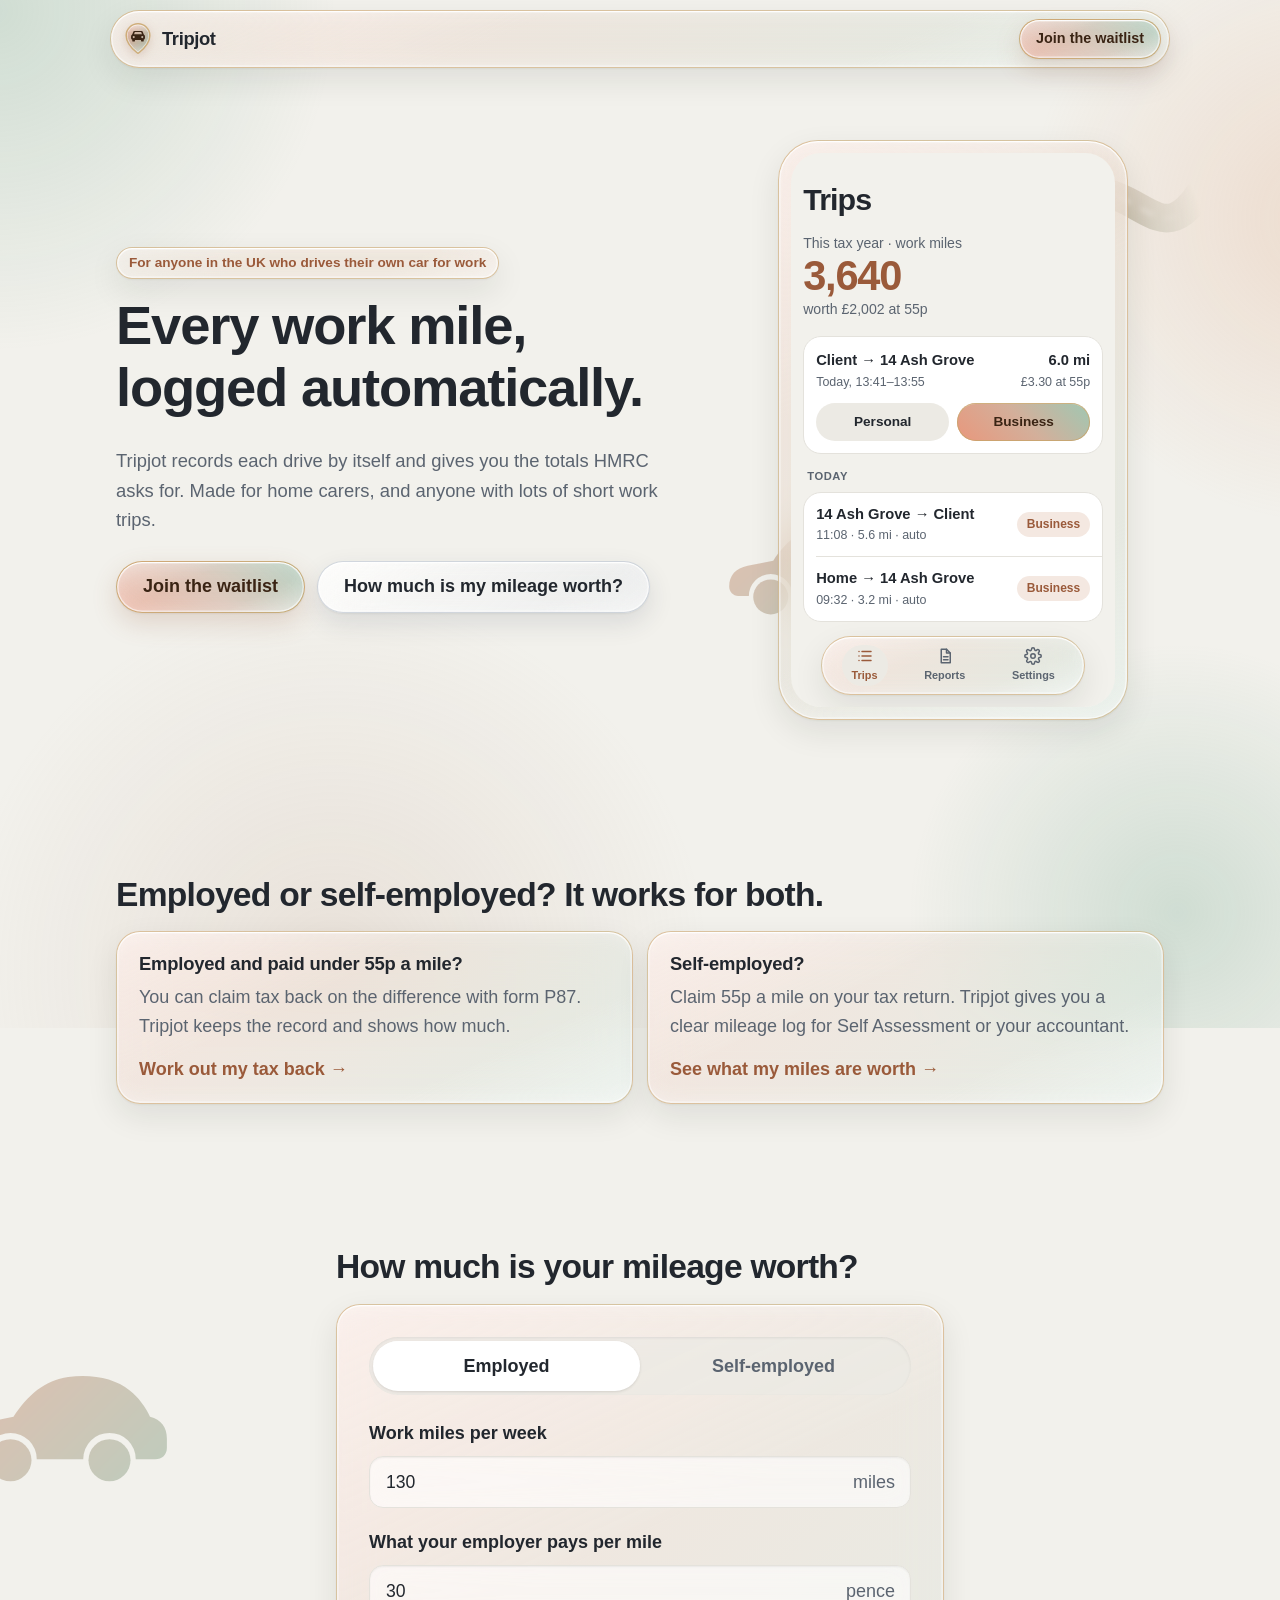
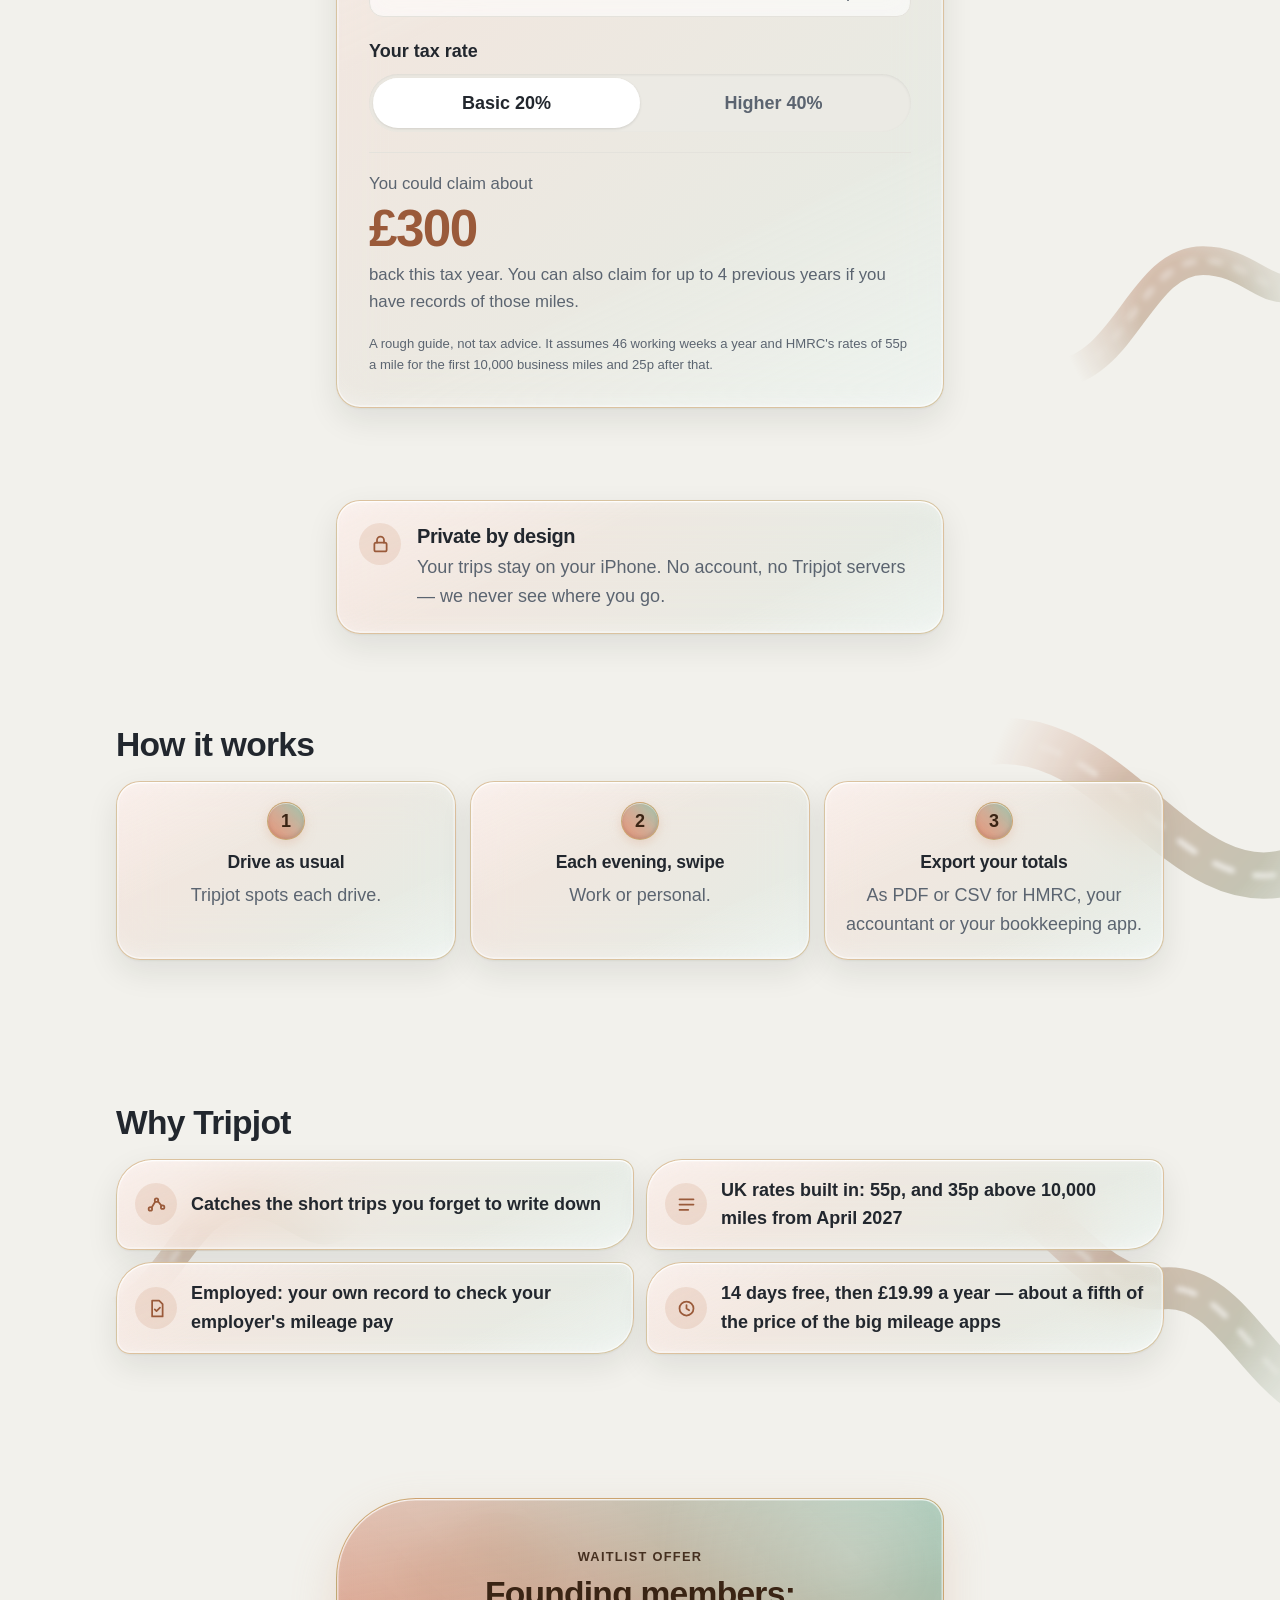
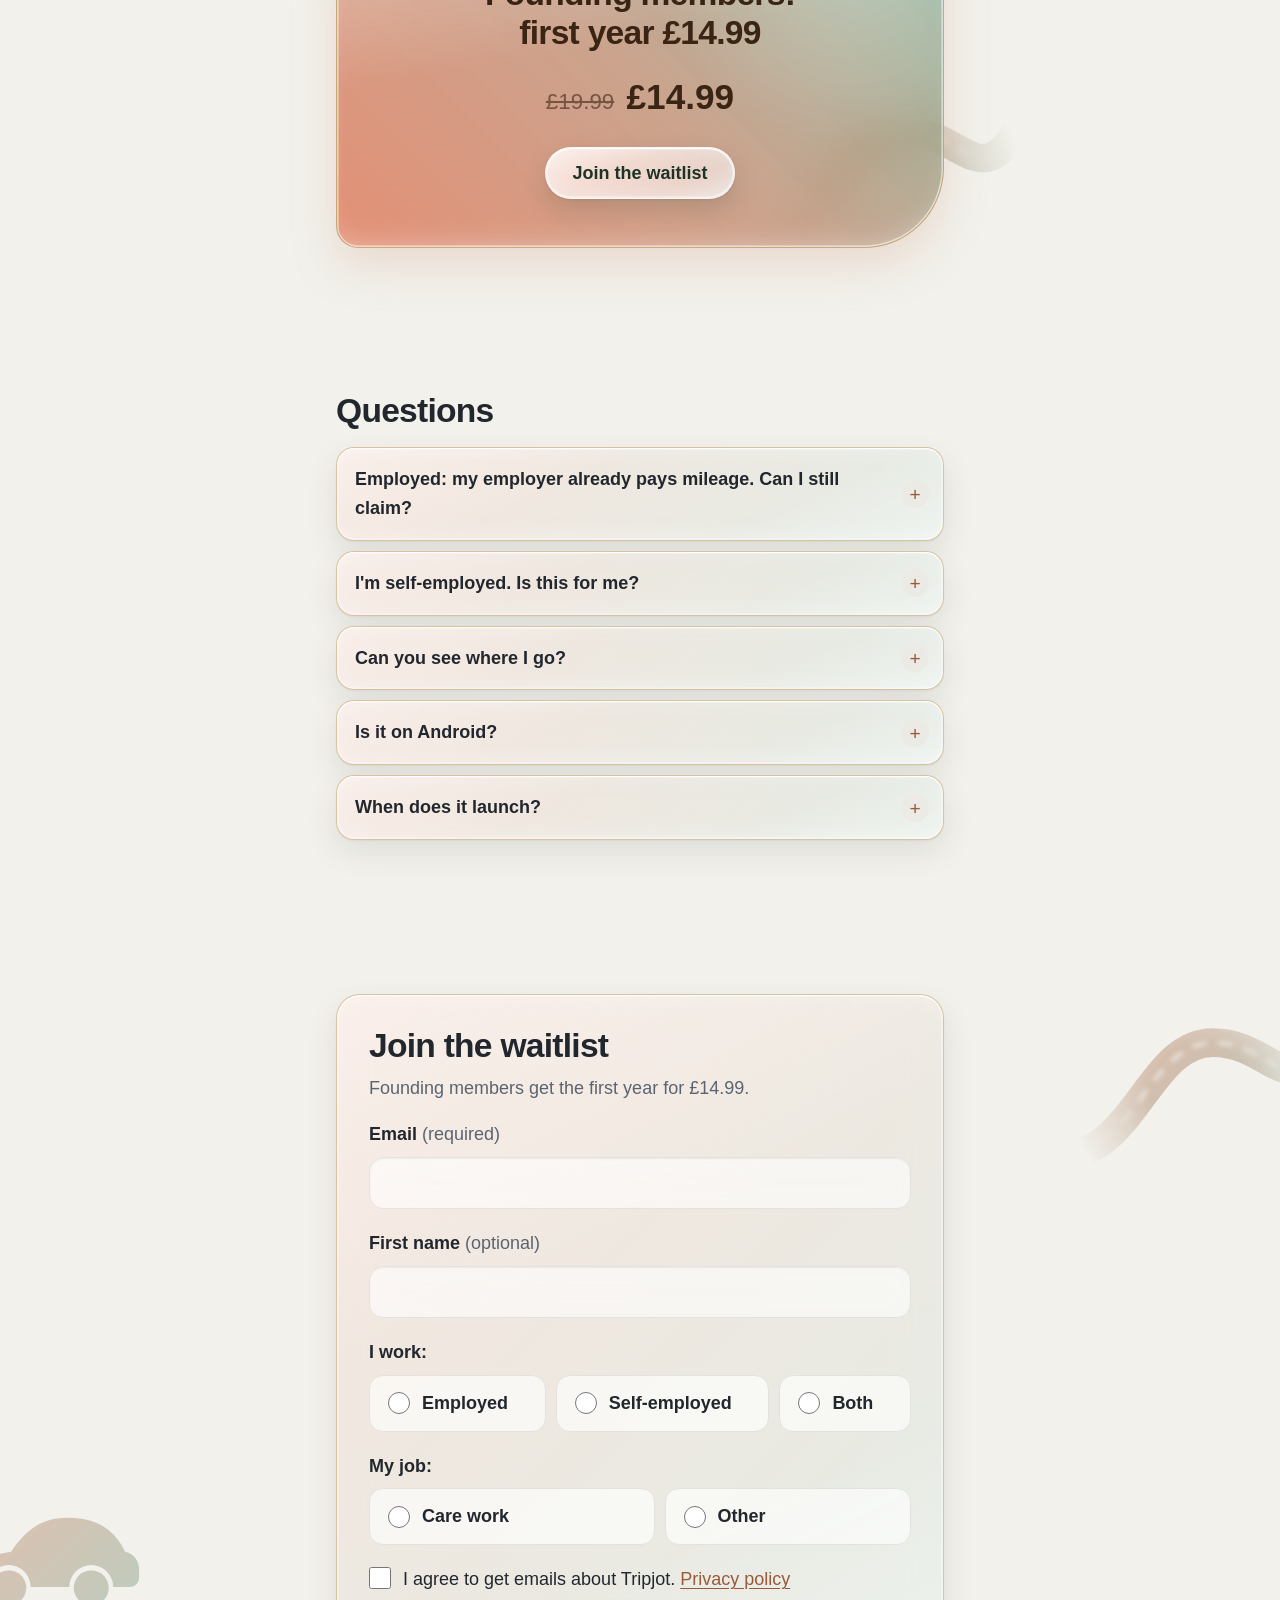
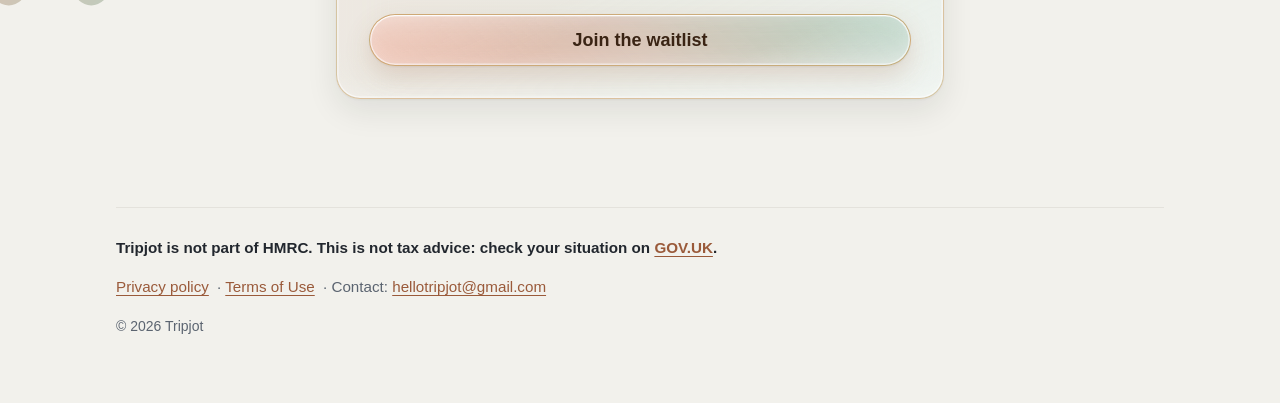
<file: website/public/index.html>
<!doctype html>
<html lang="en-GB">
<head>
  <meta charset="utf-8">
  <meta name="viewport" content="width=device-width, initial-scale=1, viewport-fit=cover">
  <title>Tripjot – automatic mileage log for work drives in the UK</title>
  <meta name="description" content="Tripjot records every work drive on your iPhone and gives you HMRC-ready totals. For carers and anyone who uses their own car for work.">
  <meta property="og:title" content="Every work mile, logged automatically.">
  <meta property="og:description" content="Tripjot records every work drive on your iPhone and gives you HMRC-ready totals. For carers and anyone who uses their own car for work. Join the waitlist.">
  <meta property="og:type" content="website">
  <meta property="og:site_name" content="Tripjot">
  <meta property="og:url" content="https://tripjot.app/">
  <meta property="og:image" content="https://tripjot.app/og-image.png">
  <meta property="og:image:width" content="1200">
  <meta property="og:image:height" content="630">
  <meta property="og:image:alt" content="Tripjot: every work mile, logged automatically.">
  <meta property="og:locale" content="en_GB">
  <meta name="twitter:card" content="summary_large_image">
  <meta name="color-scheme" content="light dark">
  <meta name="theme-color" content="#f2f1ec">
  <link rel="canonical" href="https://tripjot.app/">
  <link rel="icon" href="favicon-copper.svg" type="image/svg+xml">
  <link rel="icon" href="favicon.ico" sizes="16x16 32x32 48x48">
  <link rel="icon" href="icon-192.png" type="image/png" sizes="192x192">
  <link rel="apple-touch-icon" href="apple-touch-icon.png">
  <script type="application/ld+json">
  {
    "@context": "https://schema.org",
    "@graph": [
      { "@type": "WebSite", "@id": "https://tripjot.app/#website", "name": "Tripjot", "alternateName": ["Tripjot app", "tripjot.app"], "url": "https://tripjot.app/" },
      { "@type": "Organization", "@id": "https://tripjot.app/#org", "name": "Tripjot", "url": "https://tripjot.app/", "logo": "https://tripjot.app/icon-512.png", "email": "hellotripjot@gmail.com" }
    ]
  }
  </script>
  <link rel="stylesheet" href="styles.css">
  <script src="theme.js"></script>
  <script defer src="https://cloud.umami.is/script.js" data-website-id="fa9ec1e7-fa1b-4f65-b06d-aec7f8051160" data-domains="tripjot.app"></script>
</head>
<body>
  <header class="topbar">
    <div class="wrap topbar-inner">
      <a class="logo" href="#top" aria-label="Tripjot home">
        <svg class="logo-mark" viewBox="0 0 64 64" aria-hidden="true"><defs><clipPath id="lgClip"><path d="M32 5C20.4 5 11 14.2 11 25.6c0 14.6 16.4 28.4 19.4 30.8a2.5 2.5 0 0 0 3.2 0C36.6 54 53 40.2 53 25.6 53 14.2 43.6 5 32 5z"/></clipPath><mask id="lgCar" maskUnits="userSpaceOnUse" x="0" y="0" width="64" height="64"><path fill="#fff" d="M25.6 17.6h12.8a2.2 2.2 0 0 1 2 1.4l2.2 5.8H21.4l2.2-5.8a2.2 2.2 0 0 1 2-1.4z"/><rect fill="#fff" x="19.6" y="24" width="24.8" height="9.6" rx="3.2"/><rect fill="#fff" x="21.8" y="32" width="4.8" height="4.4" rx="1.5"/><rect fill="#fff" x="37.4" y="32" width="4.8" height="4.4" rx="1.5"/><path fill="#000" d="M26.4 19.6h11.2l1.5 3.8H24.9z"/><circle fill="#000" cx="24.4" cy="28.6" r="1.9"/><circle fill="#000" cx="39.6" cy="28.6" r="1.9"/></mask><linearGradient id="lgTint" x1="0" y1="0" x2="1" y2="1"><stop offset="0" class="lg-a"/><stop offset="1" class="lg-b"/></linearGradient><linearGradient id="lgSheen" x1="0" y1="0" x2="1" y2="1"><stop offset="0" class="lg-s"/><stop offset=".38" class="lg-0"/><stop offset=".72" class="lg-0"/><stop offset="1" class="lg-s"/></linearGradient><linearGradient id="lgGlowT" x1="0" y1="0" x2="0" y2="1"><stop offset="0" class="lg-g"/><stop offset="1" class="lg-0"/></linearGradient><linearGradient id="lgGlowB" x1="0" y1="1" x2="0" y2="0"><stop offset="0" class="lg-g"/><stop offset="1" class="lg-0"/></linearGradient></defs><path class="lg-base" d="M32 5C20.4 5 11 14.2 11 25.6c0 14.6 16.4 28.4 19.4 30.8a2.5 2.5 0 0 0 3.2 0C36.6 54 53 40.2 53 25.6 53 14.2 43.6 5 32 5z"/><path d="M32 5C20.4 5 11 14.2 11 25.6c0 14.6 16.4 28.4 19.4 30.8a2.5 2.5 0 0 0 3.2 0C36.6 54 53 40.2 53 25.6 53 14.2 43.6 5 32 5z" fill="url(#lgTint)"/><g clip-path="url(#lgClip)"><rect width="64" height="64" fill="url(#lgSheen)" opacity=".7"/><rect y="5" width="64" height="16" fill="url(#lgGlowT)"/><rect y="40" width="64" height="18" fill="url(#lgGlowB)" opacity=".7"/><path class="lg-in" d="M32 5C20.4 5 11 14.2 11 25.6c0 14.6 16.4 28.4 19.4 30.8a2.5 2.5 0 0 0 3.2 0C36.6 54 53 40.2 53 25.6 53 14.2 43.6 5 32 5z" fill="none" stroke-width="3" vector-effect="non-scaling-stroke"/></g><path class="lg-rim" d="M32 5C20.4 5 11 14.2 11 25.6c0 14.6 16.4 28.4 19.4 30.8a2.5 2.5 0 0 0 3.2 0C36.6 54 53 40.2 53 25.6 53 14.2 43.6 5 32 5z" fill="none" stroke-width="1.5" vector-effect="non-scaling-stroke"/><rect class="lg-car" width="64" height="64" mask="url(#lgCar)"/></svg>
        <span>Tripjot</span>
      </a>
      <a class="btn btn-small" href="#waitlist" data-track="cta_click" data-launch-text="Get the app">Join the waitlist</a>
    </div>
  </header>

  <main id="top">
    <!-- 1. Hero -->
    <section class="hero">
      <div class="wrap hero-grid">
        <div class="hero-text">
          <p class="chip chip-glass eyebrow">For anyone in the UK who drives their own car for work</p>
          <h1>Every work mile, logged automatically.</h1>
          <p class="lead">Tripjot records each drive by itself and gives you the totals HMRC asks for. Made for home carers, and anyone with lots of short work trips.</p>
          <div class="hero-actions">
            <a class="btn" href="#waitlist" data-track="cta_click" data-launch-text="Download on the App Store">Join the waitlist</a>
            <a class="btn btn-glass" href="#calculator">How much is my mileage worth?</a>
          </div>
        </div>

        <div class="hero-art" aria-hidden="true">
          <div class="orb orb-solid-a" style="width:230px; right:-40px; top:-30px"></div>
          <div class="orb orb-solid-b" style="width:180px; left:-30px; bottom:60px"></div>
          <div class="phone">
            <div class="app">
              <div class="app-head">
                <div class="app-title">Trips</div>
                <div class="app-sub">This tax year · work miles</div>
                <div class="app-big">3,640</div>
                <div class="app-sub">worth £2,002 at 55p</div>
              </div>
              <div class="app-card app-review">
                <div class="app-row">
                  <div><b>Client → 14 Ash Grove</b><small>Today, 13:41–13:55</small></div>
                  <div class="r"><b>6.0 mi</b><small>£3.30 at 55p</small></div>
                </div>
                <div class="app-pills"><span class="app-pill">Personal</span><span class="app-pill biz">Business</span></div>
              </div>
              <div class="app-label">Today</div>
              <div class="app-card app-list">
                <div class="app-row"><div><b>14 Ash Grove → Client</b><small>11:08 · 5.6 mi · auto</small></div><span class="app-chip">Business</span></div>
                <div class="app-row"><div><b>Home → 14 Ash Grove</b><small>09:32 · 3.2 mi · auto</small></div><span class="app-chip">Business</span></div>
              </div>
              <div class="tabbar">
                <span class="on"><svg viewBox="0 0 24 24"><path d="M8 6h12M8 12h12M8 18h12M4 6h.01M4 12h.01M4 18h.01"/></svg>Trips</span>
                <span><svg viewBox="0 0 24 24"><path d="M7 3h7l5 5v13H7z"/><path d="M14 3v5h5M10 13h6M10 17h6"/></svg>Reports</span>
                <span><svg viewBox="0 0 24 24"><circle cx="12" cy="12" r="3"/><path d="M19.4 15a1.7 1.7 0 0 0 .3 1.8l.1.1a2 2 0 1 1-2.8 2.8l-.1-.1a1.7 1.7 0 0 0-1.8-.3 1.7 1.7 0 0 0-1 1.5V21a2 2 0 1 1-4 0v-.1a1.7 1.7 0 0 0-1.1-1.5 1.7 1.7 0 0 0-1.8.3l-.1.1a2 2 0 1 1-2.8-2.8l.1-.1a1.7 1.7 0 0 0 .3-1.8 1.7 1.7 0 0 0-1.5-1H3a2 2 0 1 1 0-4h.1a1.7 1.7 0 0 0 1.5-1.1 1.7 1.7 0 0 0-.3-1.8l-.1-.1a2 2 0 1 1 2.8-2.8l.1.1a1.7 1.7 0 0 0 1.8.3H9a1.7 1.7 0 0 0 1-1.5V3a2 2 0 1 1 4 0v.1a1.7 1.7 0 0 0 1 1.5 1.7 1.7 0 0 0 1.8-.3l.1-.1a2 2 0 1 1 2.8 2.8l-.1.1a1.7 1.7 0 0 0-.3 1.8V9a1.7 1.7 0 0 0 1.5 1H21a2 2 0 1 1 0 4h-.1a1.7 1.7 0 0 0-1.5 1z"/></svg>Settings</span>
              </div>
            </div>
          </div>
        </div>
      </div>
    </section>

    <!-- 2. Two paths -->
    <section class="section" id="paths">
      <div class="wrap">
        <h2>Employed or self-employed? It works for both.</h2>
        <div class="paths">
          <div class="card path">
            <h3>Employed and paid under 55p a mile?</h3>
            <p>You can claim tax back on the difference with form P87. Tripjot keeps the record and shows how much.</p>
            <a class="path-link" href="#calculator" data-calc-mode="employed">Work out my tax back <span aria-hidden="true">→</span></a>
          </div>
          <div class="card path">
            <h3>Self-employed?</h3>
            <p>Claim 55p a mile on your tax return. Tripjot gives you a clear mileage log for Self Assessment or your accountant.</p>
            <a class="path-link" href="#calculator" data-calc-mode="self">See what my miles are worth <span aria-hidden="true">→</span></a>
          </div>
        </div>
      </div>
    </section>

    <!-- 3. Calculator -->
    <section class="section" id="calculator">
      <div class="orb orb-solid-b" aria-hidden="true" style="width:240px; left:-60px; top:120px"></div>
      <div class="orb orb-solid-a" aria-hidden="true" style="width:200px; right:-40px; bottom:40px"></div>
      <div class="wrap narrow">
        <h2>How much is your mileage worth?</h2>
        <form class="calc card" id="calc" novalidate>
          <fieldset class="field">
            <legend class="sr-only">I work</legend>
            <div class="seg seg-mode">
              <input type="radio" id="mode-employed" name="mode" value="employed" checked>
              <label for="mode-employed">Employed</label>
              <input type="radio" id="mode-self" name="mode" value="self">
              <label for="mode-self">Self-employed</label>
            </div>
          </fieldset>
          <div class="field">
            <label for="miles">Work miles per week</label>
            <div class="input-unit">
              <input id="miles" name="miles" type="number" inputmode="decimal" min="0" max="2000" step="1" value="130">
              <span class="unit">miles</span>
            </div>
          </div>
          <div class="field" id="pence-field">
            <label for="pence">What your employer pays per mile</label>
            <div class="input-unit">
              <input id="pence" name="pence" type="number" inputmode="decimal" min="0" max="100" step="1" value="30">
              <span class="unit">pence</span>
            </div>
          </div>
          <fieldset class="field">
            <legend>Your tax rate</legend>
            <div class="seg">
              <input type="radio" id="rate20" name="rate" value="0.2" checked>
              <label for="rate20">Basic 20%</label>
              <input type="radio" id="rate40" name="rate" value="0.4">
              <label for="rate40">Higher 40%</label>
            </div>
          </fieldset>

          <div class="result" aria-live="polite">
            <p class="result-main" id="calc-result">You could claim about <strong>£300</strong> back this tax year. You can also claim for up to 4 previous years if you have records of those miles.</p>
            <p class="result-none" id="calc-none" hidden>At 55p a mile or more, there is no gap to claim tax back on.</p>
            <div id="calc-self" hidden>
              <p class="result-main">Your miles are worth about <strong id="self-claim">£3,290</strong> off your profit this tax year — about <b class="num" id="self-tax">£660</b> less income tax.</p>
              <p class="result-note">Short trips add up: missing just 10 miles a week costs you about £250 of claim a year.</p>
            </div>
          </div>
          <p class="fineprint" id="fine-employed">A rough guide, not tax advice. It assumes 46 working weeks a year and HMRC's rates of 55p a mile for the first 10,000 business miles and <span class="over-rate">25p</span> after that.</p>
          <p class="fineprint" id="fine-self" hidden>A rough guide, not tax advice. Uses HMRC's simplified expenses mileage rates: 55p a mile for the first 10,000 business miles and <span class="over-rate">25p</span> after that, over 46 working weeks. You may also pay less National Insurance.</p>
        </form>
      </div>
    </section>

    <!-- 4. Private by design -->
    <section class="section section-tight" id="private">
      <div class="wrap narrow">
        <div class="card private">
          <span class="why-icon" aria-hidden="true"><svg viewBox="0 0 24 24"><rect x="5" y="11" width="14" height="10" rx="2"/><path d="M8 11V8a4 4 0 0 1 8 0v3"/></svg></span>
          <div>
            <h2>Private by design</h2>
            <p>Your trips stay on your iPhone. No account, no Tripjot servers — we never see where you go.</p>
          </div>
        </div>
      </div>
    </section>

    <!-- 5. How it works -->
    <section class="section" id="how">
      <div class="orb orb-a" aria-hidden="true" style="width:420px; right:-120px; top:-40px"></div>
      <div class="wrap">
        <h2>How it works</h2>
        <ol class="steps">
          <li>
            <span class="step-num">1</span>
            <h3>Drive as usual</h3>
            <p>Tripjot spots each drive.</p>
          </li>
          <li>
            <span class="step-num">2</span>
            <h3>Each evening, swipe</h3>
            <p>Work or personal.</p>
          </li>
          <li>
            <span class="step-num">3</span>
            <h3>Export your totals</h3>
            <p>As PDF or CSV for HMRC, your accountant or your bookkeeping app.</p>
          </li>
        </ol>
      </div>
    </section>

    <!-- 4. Why Tripjot -->
    <section class="section" id="why">
      <div class="orb orb-solid-a" aria-hidden="true" style="width:180px; left:8%; top:90px"></div>
      <div class="orb orb-b" aria-hidden="true" style="width:380px; right:-80px; bottom:-60px"></div>
      <div class="wrap">
        <h2>Why Tripjot</h2>
        <ul class="why">
          <li><span class="why-icon" aria-hidden="true">
            <svg viewBox="0 0 24 24"><circle cx="5" cy="17" r="2"/><circle cx="12" cy="7" r="2"/><circle cx="19" cy="15" r="2"/><path d="M6.5 15.5 10.5 8.8M13.6 8.3l4 5"/></svg></span>
            <p>Catches the short trips you forget to write down</p></li>
          <li><span class="why-icon" aria-hidden="true">
            <svg viewBox="0 0 24 24"><path d="M4 6h16M4 12h16M4 18h10"/></svg></span>
            <p>UK rates built in: 55p, and 35p above 10,000 miles from April 2027</p></li>
          <li><span class="why-icon" aria-hidden="true">
            <svg viewBox="0 0 24 24"><path d="M7 3h8l4 4v14H7z"/><path d="M10 13l2 2 4-4"/></svg></span>
            <p>Employed: your own record to check your employer's mileage pay</p></li>
          <li><span class="why-icon" aria-hidden="true">
            <svg viewBox="0 0 24 24"><circle cx="12" cy="12" r="8"/><path d="M12 8v4l3 2"/></svg></span>
            <p>14 days free, then £19.99 a year — about a fifth of the price of the big mileage apps</p></li>
        </ul>
      </div>
    </section>

    <!-- 5. Founders offer -->
    <section class="section" id="offer" data-prelaunch>
      <div class="orb orb-solid-b" aria-hidden="true" style="width:200px; left:calc(50% - 260px); top:20px"></div>
      <div class="orb orb-solid-a" aria-hidden="true" style="width:160px; left:calc(50% + 120px); bottom:10px"></div>
      <div class="wrap narrow">
        <div class="offer">
          <p class="offer-kicker">Waitlist offer</p>
          <h2>Founding members: first year £14.99</h2>
          <p class="offer-price"><span class="old">£19.99</span> <span class="new">£14.99</span></p>
          <a class="btn btn-glass" href="#waitlist" data-track="cta_click">Join the waitlist</a>
        </div>
      </div>
    </section>

    <!-- 6. FAQ -->
    <section class="section" id="faq">
      <div class="wrap narrow">
        <h2>Questions</h2>
        <div class="faq">
          <details>
            <summary>Employed: my employer already pays mileage. Can I still claim?</summary>
            <p>Yes, if they pay less than 55p a mile, you can claim tax relief on the difference.</p>
          </details>
          <details>
            <summary>I'm self-employed. Is this for me?</summary>
            <p>Yes. If you use HMRC's mileage rate on your tax return, you need a record of your business miles. Tripjot keeps it for you.</p>
          </details>
          <details>
            <summary>Can you see where I go?</summary>
            <p>No. Your trips are stored only on your iPhone. There is no account and we have no servers that receive your locations.</p>
          </details>
          <details>
            <summary>Is it on Android?</summary>
            <p>iPhone first.</p>
          </details>
          <details data-prelaunch>
            <summary>When does it launch?</summary>
            <p>December 2026.</p>
          </details>
          <details data-launch hidden>
            <summary>Where can I get it?</summary>
            <p>On the App Store, for iPhone, in the UK. It starts with a 14-day free trial.</p>
          </details>
        </div>
      </div>
    </section>

    <!-- 7. Waitlist -->
    <section class="section" id="waitlist" data-prelaunch>
      <div class="orb orb-solid-a" aria-hidden="true" style="width:260px; right:-50px; top:40px"></div>
      <div class="orb orb-solid-b" aria-hidden="true" style="width:200px; left:-50px; bottom:120px"></div>
      <div class="wrap narrow">
        <div class="card form-card">
          <h2>Join the waitlist</h2>
          <p class="muted">Founding members get the first year for £14.99.</p>

          <form id="waitlist-form" name="waitlist" method="POST" data-netlify="true" netlify-honeypot="company" novalidate>
            <input type="hidden" name="form-name" value="waitlist">
            <input type="hidden" name="utm_source"><input type="hidden" name="utm_medium"><input type="hidden" name="utm_campaign"><input type="hidden" name="utm_content"><input type="hidden" name="utm_term">
            <input type="hidden" name="consent_text"><input type="hidden" name="signed_up_at"><input type="hidden" name="page">
            <div class="field">
              <label for="email">Email <span class="req">(required)</span></label>
              <input id="email" name="email" type="email" autocomplete="email" required>
              <p class="error" id="email-error" hidden>Please enter a valid email address.</p>
            </div>
            <div class="field">
              <label for="first_name">First name <span class="opt">(optional)</span></label>
              <input id="first_name" name="first_name" type="text" autocomplete="given-name">
            </div>
            <fieldset class="field">
              <legend>I work:</legend>
              <div class="choices">
                <label class="choice"><input type="radio" name="work_type" value="employed" required> <span>Employed</span></label>
                <label class="choice"><input type="radio" name="work_type" value="self_employed"> <span>Self-employed</span></label>
                <label class="choice"><input type="radio" name="work_type" value="both"> <span>Both</span></label>
              </div>
              <p class="error" id="work_type-error" hidden>Please choose one option.</p>
            </fieldset>
            <fieldset class="field">
              <legend>My job:</legend>
              <div class="choices">
                <label class="choice"><input type="radio" name="job" value="care" required> <span>Care work</span></label>
                <label class="choice"><input type="radio" name="job" value="other"> <span>Other</span></label>
              </div>
              <p class="error" id="job-error" hidden>Please choose one option.</p>
            </fieldset>
            <div class="field consent">
              <label class="check">
                <input type="checkbox" id="consent" name="consent" value="yes" required>
                <span>I agree to get emails about Tripjot. <a href="privacy.html#website" target="_blank" rel="noopener">Privacy policy</a></span>
              </label>
              <p class="error" id="consent-error" hidden>Please tick the box so we can email you.</p>
            </div>

            <!-- spam trap: real people never see or fill this -->
            <div class="hp" aria-hidden="true">
              <label for="company">Company</label>
              <input id="company" name="company" type="text" tabindex="-1" autocomplete="off">
            </div>

            <button class="btn btn-wide" type="submit" id="submit-btn">Join the waitlist</button>
            <p class="error" id="form-error" hidden>Sorry, something went wrong. Please try again.</p>
          </form>

          <div class="thanks" id="thanks" hidden tabindex="-1">
            <h3>You're on the list.</h3>
            <p>We'll email you when Tripjot launches, with your founding member price.</p>
          </div>
        </div>
      </div>
    </section>
  </main>

  <!-- Floating glass button on phones -->
  <div class="dock" id="dock">
    <div class="dock-text" data-prelaunch><b>£14.99</b><span>first year</span></div>
    <div class="dock-text" data-launch hidden><b>14 days</b><span>free trial</span></div>
    <a class="btn" href="#waitlist" data-track="cta_click" data-launch-text="Get the app" tabindex="-1">Join the waitlist</a>
  </div>

  <!-- 8. Footer -->
  <footer class="footer">
    <div class="wrap">
      <div class="footer-inner">
        <p>Tripjot is not part of HMRC. This is not tax advice: check your situation on <a href="https://www.gov.uk/tax-relief-for-employees/vehicles-you-use-for-work" rel="noopener">GOV.UK</a>.</p>
        <div class="theme-row" hidden>
          <div class="theme-seg" role="group" aria-label="Theme">
            <button type="button" data-theme-set="auto" aria-pressed="true">Auto</button>
            <button type="button" data-theme-set="light" aria-pressed="false">Light</button>
            <button type="button" data-theme-set="dark" aria-pressed="false">Dark</button>
          </div>
          <p class="theme-note muted">Auto follows your device: light in the day, dark at night.</p>
        </div>
        <div class="theme-row" hidden>
          <div class="theme-seg" role="group" aria-label="Colour">
            <button type="button" data-accent-set="sage" aria-pressed="false">Sage</button>
            <button type="button" data-accent-set="copper" aria-pressed="true">Copper</button>
          </div>
        </div>
        <p class="footer-links">
          <a href="privacy.html">Privacy policy</a>
          <span aria-hidden="true">·</span>
          <a href="https://www.apple.com/legal/internet-services/itunes/dev/stdeula/" rel="noopener">Terms of Use</a>
          <span aria-hidden="true">·</span>
          Contact: <a data-contact-text href="mailto:hellotripjot@gmail.com">hellotripjot@gmail.com</a>
        </p>
        <p class="muted small">© 2026 Tripjot</p>
      </div>
    </div>
  </footer>

  <script src="config.js"></script>
  <script src="app.js"></script>
</body>
</html>
</file>
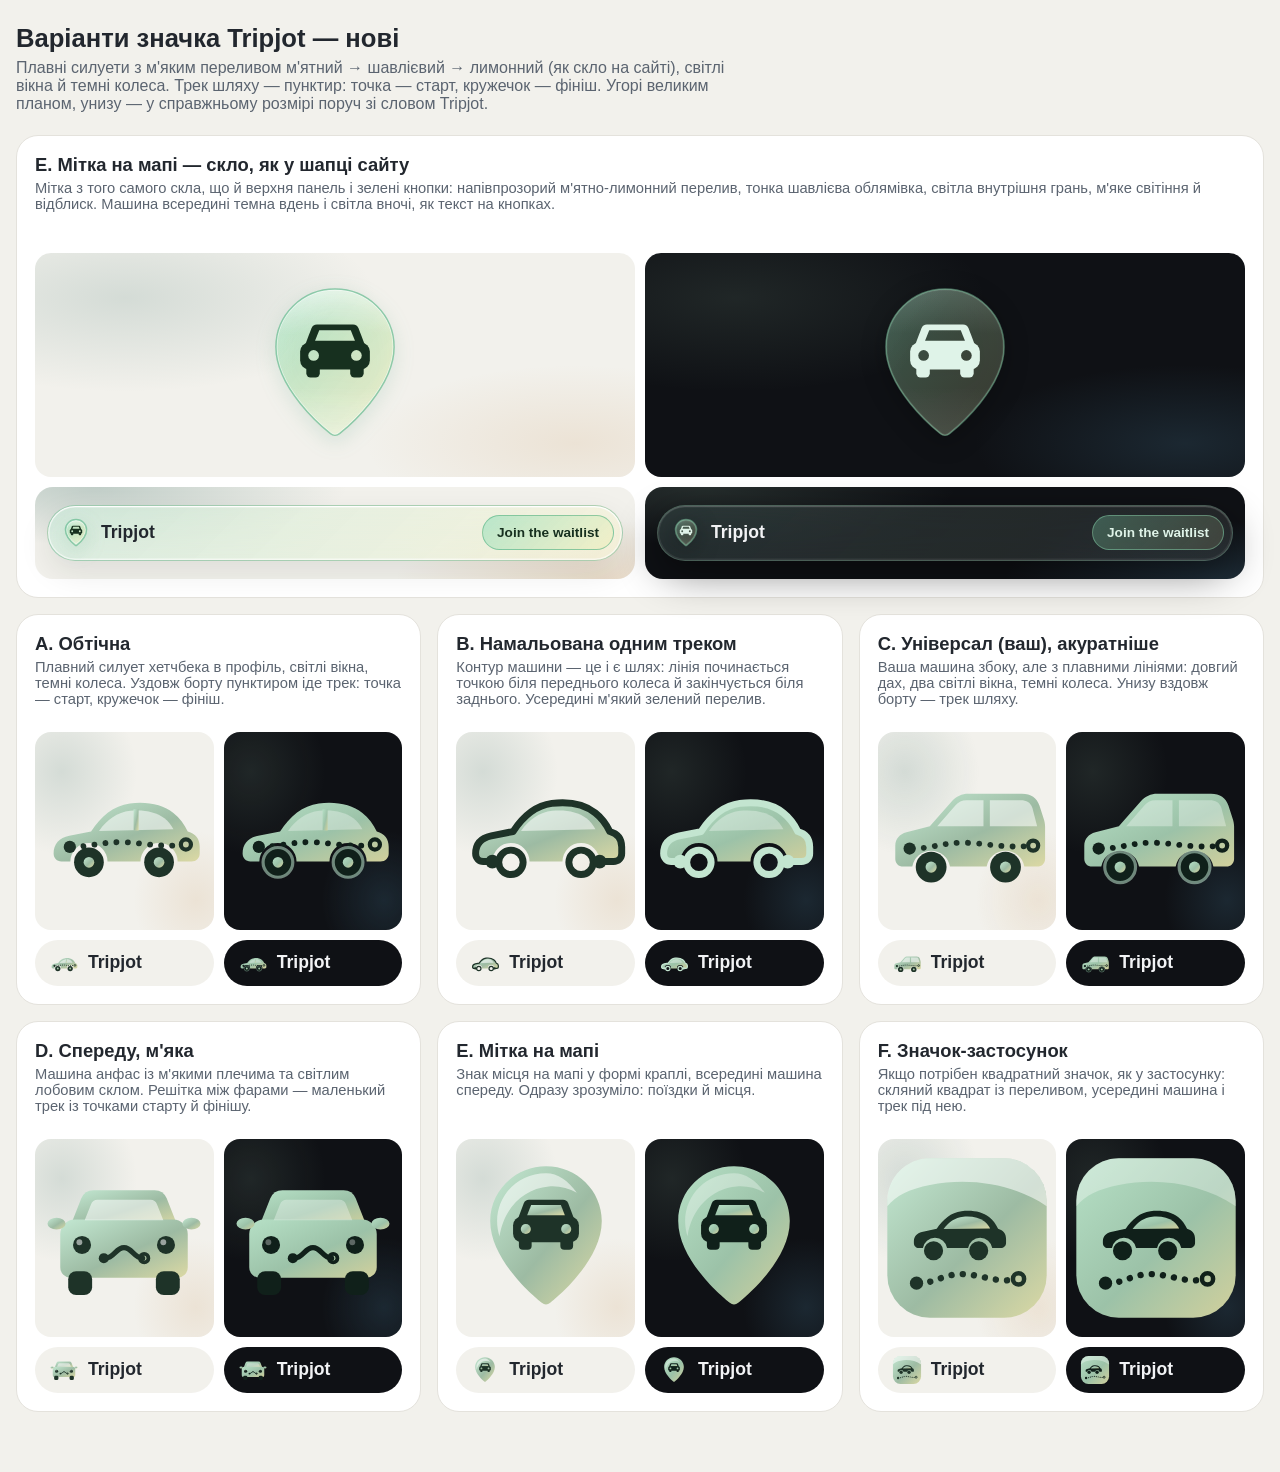
<file: design-previews/icon-options.html>
<!doctype html>
<html lang="uk">
<head>
<meta charset="utf-8">
<meta name="viewport" content="width=device-width, initial-scale=1">
<meta name="robots" content="noindex">
<title>Варіанти значка Tripjot</title>
<style>
  :root { color-scheme: light; }
  body { margin: 0; padding: 24px 16px 60px; background: #f2f1ec; color: #22272e;
         font-family: -apple-system, BlinkMacSystemFont, "Segoe UI", Roboto, sans-serif; }
  h1 { font-size: 1.6rem; margin: 0 0 6px; }
  .intro { color: #5b6470; margin: 0 0 22px; max-width: 46em; }
  .grid { display: grid; gap: 16px; grid-template-columns: repeat(auto-fill, minmax(340px, 1fr)); }
  .card { background: #fff; border: 1px solid #e4e2dc; border-radius: 22px; padding: 18px; }
  .card h2 { font-size: 1.15rem; margin: 0 0 4px; }
  .card p { margin: 0 0 14px; color: #5b6470; font-size: .92rem; min-height: 4em; }
  .row { display: grid; grid-template-columns: 1fr 1fr; gap: 10px; }
  .row.small { margin-top: 10px; }
  .tile { border-radius: 16px; display: grid; place-items: center; padding: 14px 0; position: relative; overflow: hidden; }
  .tile.light { background: radial-gradient(60% 60% at 15% 20%, rgba(76,122,114,.18), transparent 70%), radial-gradient(50% 50% at 90% 85%, rgba(197,139,75,.14), transparent 70%), #f2f1ec; }
  .tile.dark { background: radial-gradient(60% 60% at 15% 20%, rgba(156,194,168,.12), transparent 70%), radial-gradient(50% 50% at 90% 85%, rgba(46,74,92,.4), transparent 70%), #0f1115; }
  .bar { border-radius: 999px; display: flex; align-items: center; gap: 9px; padding: 8px 14px; font-size: 1.1rem; }
  .bar.light { background: #f2f1ec; } .bar.dark { background: #0f1115; color: #f2f3f5; }
  .ico { overflow: visible; }
  .ico.lt .f { fill: url(#gl); } .ico.lt .k { fill: #1e3328; } .ico.lt .ks { stroke: #1e3328; } .ico.lt .w { fill: rgba(255,255,255,.55); }
  .ico.dk .f { fill: url(#gd); } .ico.dk .k { fill: #10201a; } .ico.dk .ks { stroke: #10201a; } .ico.dk .w { fill: rgba(255,255,255,.32); }
  .ico.dk .wh { stroke: rgba(190, 228, 206, .55); stroke-width: 1.2; }
  .ico.dk .edge { stroke: #c3e5d0; }
  .ico.dk .edgef { fill: #c3e5d0; }

  .card.wide { grid-column: 1 / -1; }
  .card.wide .tile { padding: 22px 0; }
  .pin.lt .pbase { fill: rgba(255,255,255,.35); } .pin.lt .prim { stroke: rgba(84,178,132,.62); } .pin.lt .prim-in { stroke: rgba(255,255,255,.55); } .pin.lt .pcar { fill: #17301f; }
  .pin.dk .pbase { fill: rgba(34,38,47,.40); } .pin.dk .prim { stroke: rgba(140,220,178,.45); } .pin.dk .prim-in { stroke: rgba(255,255,255,.08); } .pin.dk .pcar { fill: #dff3e8; }
  .pin.lt { filter: drop-shadow(0 6px 10px rgba(60,150,110,.20)); } .pin.dk { filter: drop-shadow(0 6px 12px rgba(0,0,0,.45)); }
  .hdr { border-radius: 18px; padding: 18px 12px; }
  .hdr.light { background: radial-gradient(60% 90% at 10% 0%, rgba(76,122,114,.30), transparent 70%), radial-gradient(50% 90% at 95% 100%, rgba(197,139,75,.22), transparent 70%), #f2f1ec; }
  .hdr.dark { background: radial-gradient(60% 90% at 10% 0%, rgba(156,194,168,.16), transparent 70%), radial-gradient(50% 90% at 95% 100%, rgba(46,74,92,.5), transparent 70%), #0f1115; color: #f2f3f5; }
  .hdr-in { display: flex; align-items: center; gap: 9px; height: 54px; padding: 0 8px 0 12px; border-radius: 999px; font-size: 1.1rem;
    -webkit-backdrop-filter: blur(24px) saturate(180%); backdrop-filter: blur(24px) saturate(180%); }
  .hdr.light .hdr-in { background: linear-gradient(135deg, rgba(150,214,182,.30), rgba(238,232,168,.26)), rgba(255,255,255,.40); border: 1.5px solid rgba(118,178,142,.55);
    box-shadow: inset 0 0 0 1.5px rgba(255,255,255,.55), inset 0 1px 0 rgba(255,255,255,.85), 0 12px 32px rgba(22,30,26,.09); }
  .hdr.dark .hdr-in { background: linear-gradient(135deg, rgba(140,200,165,.13), rgba(214,206,140,.07)), rgba(34,38,47,.38); border: 1.5px solid rgba(150,200,170,.32);
    box-shadow: inset 0 0 0 1.5px rgba(255,255,255,.07), inset 0 1px 0 rgba(255,255,255,.14), 0 14px 40px rgba(0,0,0,.45); }
  .hbtn { margin-left: auto; font-size: .85rem; font-weight: 700; padding: 9px 14px; border-radius: 999px; }
  .hdr.light .hbtn { background: linear-gradient(135deg, rgba(126,214,170,.5), rgba(236,232,160,.42)), rgba(255,255,255,.35); border: 1.5px solid rgba(84,178,132,.62); color: #17301f; }
  .hdr.dark .hbtn { background: linear-gradient(135deg, rgba(126,214,170,.3), rgba(214,206,140,.16)), rgba(34,38,47,.4); border: 1.5px solid rgba(140,220,178,.45); color: #dff3e8; }
</style>
</head>
<body>
  <svg width="0" height="0" style="position:absolute" aria-hidden="true">
    <defs>
      <linearGradient id="gl" x1="0" y1="0" x2="1" y2="1">
        <stop offset="0" stop-color="#c3e8d2"/><stop offset=".55" stop-color="#9dbba3"/><stop offset="1" stop-color="#dcd9a4"/>
      </linearGradient>
      <linearGradient id="gd" x1="0" y1="0" x2="1" y2="1">
        <stop offset="0" stop-color="#b6e0c6"/><stop offset=".55" stop-color="#9cc2a8"/><stop offset="1" stop-color="#d2d09c"/>
      </linearGradient>
    </defs>
  </svg>
  <svg width="0" height="0" style="position:absolute" aria-hidden="true"><defs>
<clipPath id="pinClip"><path d="M32 5C20.4 5 11 14.2 11 25.6c0 14.6 16.4 28.4 19.4 30.8a2.5 2.5 0 0 0 3.2 0C36.6 54 53 40.2 53 25.6 53 14.2 43.6 5 32 5z"/></clipPath>
<mask id="carMask" maskUnits="userSpaceOnUse" x="0" y="0" width="64" height="64">
<path fill="#fff" d="M25.6 17.6h12.8a2.2 2.2 0 0 1 2 1.4l2.2 5.8H21.4l2.2-5.8a2.2 2.2 0 0 1 2-1.4z"/>
<rect fill="#fff" x="19.6" y="24" width="24.8" height="9.6" rx="3.2"/>
<rect fill="#fff" x="21.8" y="32" width="4.8" height="4.4" rx="1.5"/><rect fill="#fff" x="37.4" y="32" width="4.8" height="4.4" rx="1.5"/>
<path fill="#000" d="M26.4 19.6h11.2l1.5 3.8H24.9z"/>
<circle fill="#000" cx="24.4" cy="28.6" r="1.9"/><circle fill="#000" cx="39.6" cy="28.6" r="1.9"/>
</mask>

<linearGradient id="tint-lt" x1="0" y1="0" x2="1" y2="1"><stop offset="0" stop-color="rgb(126,214,170)" stop-opacity="0.55"/><stop offset="1" stop-color="rgb(236,232,160)" stop-opacity="0.46"/></linearGradient>
<linearGradient id="sheen-lt" x1="0" y1="0" x2="1" y2="1" gradientTransform="rotate(-10 .5 .5)"><stop offset="0" stop-color="#fff" stop-opacity="0.55"/><stop offset=".38" stop-color="#fff" stop-opacity="0"/><stop offset=".72" stop-color="#fff" stop-opacity="0"/><stop offset="1" stop-color="#fff" stop-opacity="0.55"/></linearGradient>
<linearGradient id="glowT-lt" x1="0" y1="0" x2="0" y2="1"><stop offset="0" stop-color="#fff" stop-opacity="0.55"/><stop offset="1" stop-color="#fff" stop-opacity="0"/></linearGradient>
<linearGradient id="glowB-lt" x1="0" y1="1" x2="0" y2="0"><stop offset="0" stop-color="#fff" stop-opacity="0.39"/><stop offset="1" stop-color="#fff" stop-opacity="0"/></linearGradient>

<linearGradient id="tint-dk" x1="0" y1="0" x2="1" y2="1"><stop offset="0" stop-color="rgb(126,214,170)" stop-opacity="0.34"/><stop offset="1" stop-color="rgb(214,206,140)" stop-opacity="0.18"/></linearGradient>
<linearGradient id="sheen-dk" x1="0" y1="0" x2="1" y2="1" gradientTransform="rotate(-10 .5 .5)"><stop offset="0" stop-color="#fff" stop-opacity="0.12"/><stop offset=".38" stop-color="#fff" stop-opacity="0"/><stop offset=".72" stop-color="#fff" stop-opacity="0"/><stop offset="1" stop-color="#fff" stop-opacity="0.12"/></linearGradient>
<linearGradient id="glowT-dk" x1="0" y1="0" x2="0" y2="1"><stop offset="0" stop-color="#fff" stop-opacity="0.12"/><stop offset="1" stop-color="#fff" stop-opacity="0"/></linearGradient>
<linearGradient id="glowB-dk" x1="0" y1="1" x2="0" y2="0"><stop offset="0" stop-color="#fff" stop-opacity="0.08"/><stop offset="1" stop-color="#fff" stop-opacity="0"/></linearGradient>
</defs></svg>
  <h1>Варіанти значка Tripjot — нові</h1>
  <p class="intro">Плавні силуети з м'яким переливом м'ятний → шавлієвий → лимонний (як скло на сайті), світлі вікна й темні колеса. Трек шляху — пунктир: точка — старт, кружечок — фініш. Угорі великим планом, унизу — у справжньому розмірі поруч зі словом Tripjot.</p>
  <div class="grid">
  <section class="card pick wide">
    <h2>E. Мітка на мапі — скло, як у шапці сайту</h2>
    <p>Мітка з того самого скла, що й верхня панель і зелені кнопки: напівпрозорий м'ятно-лимонний перелив, тонка шавлієва облямівка, світла внутрішня грань, м'яке світіння й відблиск. Машина всередині темна вдень і світла вночі, як текст на кнопках.</p>
    <div class="row">
      <div class="tile light"><svg class="pin lt" viewBox="0 0 64 64" width="180" height="180" aria-hidden="true">
<path d="M32 5C20.4 5 11 14.2 11 25.6c0 14.6 16.4 28.4 19.4 30.8a2.5 2.5 0 0 0 3.2 0C36.6 54 53 40.2 53 25.6 53 14.2 43.6 5 32 5z" class="pbase"/>
<path d="M32 5C20.4 5 11 14.2 11 25.6c0 14.6 16.4 28.4 19.4 30.8a2.5 2.5 0 0 0 3.2 0C36.6 54 53 40.2 53 25.6 53 14.2 43.6 5 32 5z" fill="url(#tint-lt)"/>
<g clip-path="url(#pinClip)">
<rect width="64" height="64" fill="url(#sheen-lt)" opacity=".7"/>
<rect y="5" width="64" height="16" fill="url(#glowT-lt)"/>
<rect y="40" width="64" height="18" fill="url(#glowB-lt)"/>
<path d="M32 5C20.4 5 11 14.2 11 25.6c0 14.6 16.4 28.4 19.4 30.8a2.5 2.5 0 0 0 3.2 0C36.6 54 53 40.2 53 25.6 53 14.2 43.6 5 32 5z" fill="none" class="prim-in" stroke-width="3" vector-effect="non-scaling-stroke"/>
</g>
<path d="M32 5C20.4 5 11 14.2 11 25.6c0 14.6 16.4 28.4 19.4 30.8a2.5 2.5 0 0 0 3.2 0C36.6 54 53 40.2 53 25.6 53 14.2 43.6 5 32 5z" fill="none" class="prim" stroke-width="1.5" vector-effect="non-scaling-stroke"/>
<rect width="64" height="64" class="pcar" mask="url(#carMask)"/>
</svg></div>
      <div class="tile dark"><svg class="pin dk" viewBox="0 0 64 64" width="180" height="180" aria-hidden="true">
<path d="M32 5C20.4 5 11 14.2 11 25.6c0 14.6 16.4 28.4 19.4 30.8a2.5 2.5 0 0 0 3.2 0C36.6 54 53 40.2 53 25.6 53 14.2 43.6 5 32 5z" class="pbase"/>
<path d="M32 5C20.4 5 11 14.2 11 25.6c0 14.6 16.4 28.4 19.4 30.8a2.5 2.5 0 0 0 3.2 0C36.6 54 53 40.2 53 25.6 53 14.2 43.6 5 32 5z" fill="url(#tint-dk)"/>
<g clip-path="url(#pinClip)">
<rect width="64" height="64" fill="url(#sheen-dk)" opacity=".7"/>
<rect y="5" width="64" height="16" fill="url(#glowT-dk)"/>
<rect y="40" width="64" height="18" fill="url(#glowB-dk)"/>
<path d="M32 5C20.4 5 11 14.2 11 25.6c0 14.6 16.4 28.4 19.4 30.8a2.5 2.5 0 0 0 3.2 0C36.6 54 53 40.2 53 25.6 53 14.2 43.6 5 32 5z" fill="none" class="prim-in" stroke-width="3" vector-effect="non-scaling-stroke"/>
</g>
<path d="M32 5C20.4 5 11 14.2 11 25.6c0 14.6 16.4 28.4 19.4 30.8a2.5 2.5 0 0 0 3.2 0C36.6 54 53 40.2 53 25.6 53 14.2 43.6 5 32 5z" fill="none" class="prim" stroke-width="1.5" vector-effect="non-scaling-stroke"/>
<rect width="64" height="64" class="pcar" mask="url(#carMask)"/>
</svg></div>
    </div>
    <div class="row small">
      <div class="hdr light"><div class="hdr-in"><svg class="pin lt" viewBox="0 0 64 64" width="32" height="32" aria-hidden="true">
<path d="M32 5C20.4 5 11 14.2 11 25.6c0 14.6 16.4 28.4 19.4 30.8a2.5 2.5 0 0 0 3.2 0C36.6 54 53 40.2 53 25.6 53 14.2 43.6 5 32 5z" class="pbase"/>
<path d="M32 5C20.4 5 11 14.2 11 25.6c0 14.6 16.4 28.4 19.4 30.8a2.5 2.5 0 0 0 3.2 0C36.6 54 53 40.2 53 25.6 53 14.2 43.6 5 32 5z" fill="url(#tint-lt)"/>
<g clip-path="url(#pinClip)">
<rect width="64" height="64" fill="url(#sheen-lt)" opacity=".7"/>
<rect y="5" width="64" height="16" fill="url(#glowT-lt)"/>
<rect y="40" width="64" height="18" fill="url(#glowB-lt)"/>
<path d="M32 5C20.4 5 11 14.2 11 25.6c0 14.6 16.4 28.4 19.4 30.8a2.5 2.5 0 0 0 3.2 0C36.6 54 53 40.2 53 25.6 53 14.2 43.6 5 32 5z" fill="none" class="prim-in" stroke-width="3" vector-effect="non-scaling-stroke"/>
</g>
<path d="M32 5C20.4 5 11 14.2 11 25.6c0 14.6 16.4 28.4 19.4 30.8a2.5 2.5 0 0 0 3.2 0C36.6 54 53 40.2 53 25.6 53 14.2 43.6 5 32 5z" fill="none" class="prim" stroke-width="1.5" vector-effect="non-scaling-stroke"/>
<rect width="64" height="64" class="pcar" mask="url(#carMask)"/>
</svg><b>Tripjot</b><span class="hbtn">Join the waitlist</span></div></div>
      <div class="hdr dark"><div class="hdr-in"><svg class="pin dk" viewBox="0 0 64 64" width="32" height="32" aria-hidden="true">
<path d="M32 5C20.4 5 11 14.2 11 25.6c0 14.6 16.4 28.4 19.4 30.8a2.5 2.5 0 0 0 3.2 0C36.6 54 53 40.2 53 25.6 53 14.2 43.6 5 32 5z" class="pbase"/>
<path d="M32 5C20.4 5 11 14.2 11 25.6c0 14.6 16.4 28.4 19.4 30.8a2.5 2.5 0 0 0 3.2 0C36.6 54 53 40.2 53 25.6 53 14.2 43.6 5 32 5z" fill="url(#tint-dk)"/>
<g clip-path="url(#pinClip)">
<rect width="64" height="64" fill="url(#sheen-dk)" opacity=".7"/>
<rect y="5" width="64" height="16" fill="url(#glowT-dk)"/>
<rect y="40" width="64" height="18" fill="url(#glowB-dk)"/>
<path d="M32 5C20.4 5 11 14.2 11 25.6c0 14.6 16.4 28.4 19.4 30.8a2.5 2.5 0 0 0 3.2 0C36.6 54 53 40.2 53 25.6 53 14.2 43.6 5 32 5z" fill="none" class="prim-in" stroke-width="3" vector-effect="non-scaling-stroke"/>
</g>
<path d="M32 5C20.4 5 11 14.2 11 25.6c0 14.6 16.4 28.4 19.4 30.8a2.5 2.5 0 0 0 3.2 0C36.6 54 53 40.2 53 25.6 53 14.2 43.6 5 32 5z" fill="none" class="prim" stroke-width="1.5" vector-effect="non-scaling-stroke"/>
<rect width="64" height="64" class="pcar" mask="url(#carMask)"/>
</svg><b>Tripjot</b><span class="hbtn">Join the waitlist</span></div></div>
    </div>
  </section>
  <section class="card">
    <h2>A. Обтічна</h2>
    <p>Плавний силует хетчбека в профіль, світлі вікна, темні колеса. Уздовж борту пунктиром іде трек: точка — старт, кружечок — фініш.</p>
    <div class="row">
      <div class="tile light"><svg class="ico lt" viewBox="0 0 64 64" width="170" height="170" aria-hidden="true"><path class="f" d="M5.5 40.5C5.5 36.8 7.6 34.6 11.4 33.8L19.6 32.2C23.4 26.4 28 22.4 34.2 21.6C40.8 20.8 46.6 22 50.6 25.2C53 27.1 54.8 29.6 56 32.2C59 33 60.5 35 60.5 38V40.5C60.5 42.3 59.2 43.5 57.4 43.5H52.2A7 7 0 0 0 38.2 43.5H25.8A7 7 0 0 0 11.8 43.5H8.4C6.8 43.5 5.5 42.2 5.5 40.5Z"/><path class="w" d="M22.6 32C25.6 27.7 29.4 25 34.4 24.4C39.4 23.9 44 24.8 47.2 27.2C48.6 28.3 49.8 29.8 50.6 31.3Z"/><path class="f" d="M35.6 23.8h1.9v8h-1.9z"/><path class="ks" d="M12.5 38C19 38 23 36.2 30.5 36.2S45 38.3 54 37.2" fill="none" stroke-width="2.2" stroke-linecap="round" stroke-dasharray="0.01 4.2"/><circle class="k" cx="11.6" cy="38" r="2.3"/><circle class="ks" cx="55.3" cy="37.1" r="1.9" fill="none" stroke-width="1.6"/><circle class="k wh" cx="18.8" cy="43.8" r="5.6"/><circle class="f" cx="18.8" cy="43.8" r="2"/><circle class="k wh" cx="45.2" cy="43.8" r="5.6"/><circle class="f" cx="45.2" cy="43.8" r="2"/></svg></div>
      <div class="tile dark"><svg class="ico dk" viewBox="0 0 64 64" width="170" height="170" aria-hidden="true"><path class="f" d="M5.5 40.5C5.5 36.8 7.6 34.6 11.4 33.8L19.6 32.2C23.4 26.4 28 22.4 34.2 21.6C40.8 20.8 46.6 22 50.6 25.2C53 27.1 54.8 29.6 56 32.2C59 33 60.5 35 60.5 38V40.5C60.5 42.3 59.2 43.5 57.4 43.5H52.2A7 7 0 0 0 38.2 43.5H25.8A7 7 0 0 0 11.8 43.5H8.4C6.8 43.5 5.5 42.2 5.5 40.5Z"/><path class="w" d="M22.6 32C25.6 27.7 29.4 25 34.4 24.4C39.4 23.9 44 24.8 47.2 27.2C48.6 28.3 49.8 29.8 50.6 31.3Z"/><path class="f" d="M35.6 23.8h1.9v8h-1.9z"/><path class="ks" d="M12.5 38C19 38 23 36.2 30.5 36.2S45 38.3 54 37.2" fill="none" stroke-width="2.2" stroke-linecap="round" stroke-dasharray="0.01 4.2"/><circle class="k" cx="11.6" cy="38" r="2.3"/><circle class="ks" cx="55.3" cy="37.1" r="1.9" fill="none" stroke-width="1.6"/><circle class="k wh" cx="18.8" cy="43.8" r="5.6"/><circle class="f" cx="18.8" cy="43.8" r="2"/><circle class="k wh" cx="45.2" cy="43.8" r="5.6"/><circle class="f" cx="45.2" cy="43.8" r="2"/></svg></div>
    </div>
    <div class="row small">
      <div class="bar light"><svg class="ico lt" viewBox="0 0 64 64" width="30" height="30" aria-hidden="true"><path class="f" d="M5.5 40.5C5.5 36.8 7.6 34.6 11.4 33.8L19.6 32.2C23.4 26.4 28 22.4 34.2 21.6C40.8 20.8 46.6 22 50.6 25.2C53 27.1 54.8 29.6 56 32.2C59 33 60.5 35 60.5 38V40.5C60.5 42.3 59.2 43.5 57.4 43.5H52.2A7 7 0 0 0 38.2 43.5H25.8A7 7 0 0 0 11.8 43.5H8.4C6.8 43.5 5.5 42.2 5.5 40.5Z"/><path class="w" d="M22.6 32C25.6 27.7 29.4 25 34.4 24.4C39.4 23.9 44 24.8 47.2 27.2C48.6 28.3 49.8 29.8 50.6 31.3Z"/><path class="f" d="M35.6 23.8h1.9v8h-1.9z"/><path class="ks" d="M12.5 38C19 38 23 36.2 30.5 36.2S45 38.3 54 37.2" fill="none" stroke-width="2.2" stroke-linecap="round" stroke-dasharray="0.01 4.2"/><circle class="k" cx="11.6" cy="38" r="2.3"/><circle class="ks" cx="55.3" cy="37.1" r="1.9" fill="none" stroke-width="1.6"/><circle class="k wh" cx="18.8" cy="43.8" r="5.6"/><circle class="f" cx="18.8" cy="43.8" r="2"/><circle class="k wh" cx="45.2" cy="43.8" r="5.6"/><circle class="f" cx="45.2" cy="43.8" r="2"/></svg><b>Tripjot</b></div>
      <div class="bar dark"><svg class="ico dk" viewBox="0 0 64 64" width="30" height="30" aria-hidden="true"><path class="f" d="M5.5 40.5C5.5 36.8 7.6 34.6 11.4 33.8L19.6 32.2C23.4 26.4 28 22.4 34.2 21.6C40.8 20.8 46.6 22 50.6 25.2C53 27.1 54.8 29.6 56 32.2C59 33 60.5 35 60.5 38V40.5C60.5 42.3 59.2 43.5 57.4 43.5H52.2A7 7 0 0 0 38.2 43.5H25.8A7 7 0 0 0 11.8 43.5H8.4C6.8 43.5 5.5 42.2 5.5 40.5Z"/><path class="w" d="M22.6 32C25.6 27.7 29.4 25 34.4 24.4C39.4 23.9 44 24.8 47.2 27.2C48.6 28.3 49.8 29.8 50.6 31.3Z"/><path class="f" d="M35.6 23.8h1.9v8h-1.9z"/><path class="ks" d="M12.5 38C19 38 23 36.2 30.5 36.2S45 38.3 54 37.2" fill="none" stroke-width="2.2" stroke-linecap="round" stroke-dasharray="0.01 4.2"/><circle class="k" cx="11.6" cy="38" r="2.3"/><circle class="ks" cx="55.3" cy="37.1" r="1.9" fill="none" stroke-width="1.6"/><circle class="k wh" cx="18.8" cy="43.8" r="5.6"/><circle class="f" cx="18.8" cy="43.8" r="2"/><circle class="k wh" cx="45.2" cy="43.8" r="5.6"/><circle class="f" cx="45.2" cy="43.8" r="2"/></svg><b>Tripjot</b></div>
    </div>
  </section>
  <section class="card">
    <h2>B. Намальована одним треком</h2>
    <p>Контур машини — це і є шлях: лінія починається точкою біля переднього колеса й закінчується біля заднього. Усередині м'який зелений перелив.</p>
    <div class="row">
      <div class="tile light"><svg class="ico lt" viewBox="0 0 64 64" width="170" height="170" aria-hidden="true"><path class="f" d="M5.5 40.5C5.5 36.8 7.6 34.6 11.4 33.8L19.6 32.2C23.4 26.4 28 22.4 34.2 21.6C40.8 20.8 46.6 22 50.6 25.2C53 27.1 54.8 29.6 56 32.2C59 33 60.5 35 60.5 38V40.5C60.5 42.3 59.2 43.5 57.4 43.5H52.2A7 7 0 0 0 38.2 43.5H25.8A7 7 0 0 0 11.8 43.5H8.4C6.8 43.5 5.5 42.2 5.5 40.5Z"/><path class="w" d="M22.6 32C25.6 27.7 29.4 25 34.4 24.4C39.4 23.9 44 24.8 47.2 27.2C48.6 28.3 49.8 29.8 50.6 31.3Z"/><path class="ks edge" d="M11.8 43.5H8.4C6.8 43.5 5.5 42.2 5.5 40.5C5.5 36.8 7.6 34.6 11.4 33.8L19.6 32.2C23.4 26.4 28 22.4 34.2 21.6C40.8 20.8 46.6 22 50.6 25.2C53 27.1 54.8 29.6 56 32.2C59 33 60.5 35 60.5 38V40.5C60.5 42.3 59.2 43.5 57.4 43.5H52.2" fill="none" stroke-width="2.6" stroke-linecap="round" stroke-linejoin="round"/><circle class="ks edge" cx="18.8" cy="43.8" r="4.6" fill="none" stroke-width="2.6"/><circle class="ks edge" cx="45.2" cy="43.8" r="4.6" fill="none" stroke-width="2.6"/><circle class="k edgef" cx="11.8" cy="43.5" r="2.6"/><circle class="k edgef" cx="52.2" cy="43.5" r="2.6"/></svg></div>
      <div class="tile dark"><svg class="ico dk" viewBox="0 0 64 64" width="170" height="170" aria-hidden="true"><path class="f" d="M5.5 40.5C5.5 36.8 7.6 34.6 11.4 33.8L19.6 32.2C23.4 26.4 28 22.4 34.2 21.6C40.8 20.8 46.6 22 50.6 25.2C53 27.1 54.8 29.6 56 32.2C59 33 60.5 35 60.5 38V40.5C60.5 42.3 59.2 43.5 57.4 43.5H52.2A7 7 0 0 0 38.2 43.5H25.8A7 7 0 0 0 11.8 43.5H8.4C6.8 43.5 5.5 42.2 5.5 40.5Z"/><path class="w" d="M22.6 32C25.6 27.7 29.4 25 34.4 24.4C39.4 23.9 44 24.8 47.2 27.2C48.6 28.3 49.8 29.8 50.6 31.3Z"/><path class="ks edge" d="M11.8 43.5H8.4C6.8 43.5 5.5 42.2 5.5 40.5C5.5 36.8 7.6 34.6 11.4 33.8L19.6 32.2C23.4 26.4 28 22.4 34.2 21.6C40.8 20.8 46.6 22 50.6 25.2C53 27.1 54.8 29.6 56 32.2C59 33 60.5 35 60.5 38V40.5C60.5 42.3 59.2 43.5 57.4 43.5H52.2" fill="none" stroke-width="2.6" stroke-linecap="round" stroke-linejoin="round"/><circle class="ks edge" cx="18.8" cy="43.8" r="4.6" fill="none" stroke-width="2.6"/><circle class="ks edge" cx="45.2" cy="43.8" r="4.6" fill="none" stroke-width="2.6"/><circle class="k edgef" cx="11.8" cy="43.5" r="2.6"/><circle class="k edgef" cx="52.2" cy="43.5" r="2.6"/></svg></div>
    </div>
    <div class="row small">
      <div class="bar light"><svg class="ico lt" viewBox="0 0 64 64" width="30" height="30" aria-hidden="true"><path class="f" d="M5.5 40.5C5.5 36.8 7.6 34.6 11.4 33.8L19.6 32.2C23.4 26.4 28 22.4 34.2 21.6C40.8 20.8 46.6 22 50.6 25.2C53 27.1 54.8 29.6 56 32.2C59 33 60.5 35 60.5 38V40.5C60.5 42.3 59.2 43.5 57.4 43.5H52.2A7 7 0 0 0 38.2 43.5H25.8A7 7 0 0 0 11.8 43.5H8.4C6.8 43.5 5.5 42.2 5.5 40.5Z"/><path class="w" d="M22.6 32C25.6 27.7 29.4 25 34.4 24.4C39.4 23.9 44 24.8 47.2 27.2C48.6 28.3 49.8 29.8 50.6 31.3Z"/><path class="ks edge" d="M11.8 43.5H8.4C6.8 43.5 5.5 42.2 5.5 40.5C5.5 36.8 7.6 34.6 11.4 33.8L19.6 32.2C23.4 26.4 28 22.4 34.2 21.6C40.8 20.8 46.6 22 50.6 25.2C53 27.1 54.8 29.6 56 32.2C59 33 60.5 35 60.5 38V40.5C60.5 42.3 59.2 43.5 57.4 43.5H52.2" fill="none" stroke-width="2.6" stroke-linecap="round" stroke-linejoin="round"/><circle class="ks edge" cx="18.8" cy="43.8" r="4.6" fill="none" stroke-width="2.6"/><circle class="ks edge" cx="45.2" cy="43.8" r="4.6" fill="none" stroke-width="2.6"/><circle class="k edgef" cx="11.8" cy="43.5" r="2.6"/><circle class="k edgef" cx="52.2" cy="43.5" r="2.6"/></svg><b>Tripjot</b></div>
      <div class="bar dark"><svg class="ico dk" viewBox="0 0 64 64" width="30" height="30" aria-hidden="true"><path class="f" d="M5.5 40.5C5.5 36.8 7.6 34.6 11.4 33.8L19.6 32.2C23.4 26.4 28 22.4 34.2 21.6C40.8 20.8 46.6 22 50.6 25.2C53 27.1 54.8 29.6 56 32.2C59 33 60.5 35 60.5 38V40.5C60.5 42.3 59.2 43.5 57.4 43.5H52.2A7 7 0 0 0 38.2 43.5H25.8A7 7 0 0 0 11.8 43.5H8.4C6.8 43.5 5.5 42.2 5.5 40.5Z"/><path class="w" d="M22.6 32C25.6 27.7 29.4 25 34.4 24.4C39.4 23.9 44 24.8 47.2 27.2C48.6 28.3 49.8 29.8 50.6 31.3Z"/><path class="ks edge" d="M11.8 43.5H8.4C6.8 43.5 5.5 42.2 5.5 40.5C5.5 36.8 7.6 34.6 11.4 33.8L19.6 32.2C23.4 26.4 28 22.4 34.2 21.6C40.8 20.8 46.6 22 50.6 25.2C53 27.1 54.8 29.6 56 32.2C59 33 60.5 35 60.5 38V40.5C60.5 42.3 59.2 43.5 57.4 43.5H52.2" fill="none" stroke-width="2.6" stroke-linecap="round" stroke-linejoin="round"/><circle class="ks edge" cx="18.8" cy="43.8" r="4.6" fill="none" stroke-width="2.6"/><circle class="ks edge" cx="45.2" cy="43.8" r="4.6" fill="none" stroke-width="2.6"/><circle class="k edgef" cx="11.8" cy="43.5" r="2.6"/><circle class="k edgef" cx="52.2" cy="43.5" r="2.6"/></svg><b>Tripjot</b></div>
    </div>
  </section>
  <section class="card">
    <h2>C. Універсал (ваш), акуратніше</h2>
    <p>Ваша машина збоку, але з плавними лініями: довгий дах, два світлі вікна, темні колеса. Унизу вздовж борту — трек шляху.</p>
    <div class="row">
      <div class="tile light"><svg class="ico lt" viewBox="0 0 64 64" width="170" height="170" aria-hidden="true"><path class="f" d="M7.9 45.4C6.3 45.4 5 44.1 5 42.5V37.6C5 35 6.6 33.2 9.2 32.5L18 30.2L26.3 20.8C27.9 19 30.1 18 32.5 18H52.7C56.1 18 58.3 19.5 59.3 22.5L60.9 27.5C61.2 28.4 61.4 29.4 61.4 30.4V42.5C61.4 44.1 60.1 45.4 58.5 45.4H53.6A7.2 7.2 0 0 0 39.4 45.4H25.6A7.2 7.2 0 0 0 11.4 45.4Z"/><path class="w" d="M20.8 30.2L27.6 22.4C28.7 21.1 30.2 20.4 31.8 20.4H38.2V30.2Z"/><path class="w" d="M40.6 20.4H52.2C54.4 20.4 55.9 21.3 56.6 23.2L58.4 30.2H40.6Z"/><path class="ks" d="M11.5 38.6C18.5 38.6 23 36.4 30.5 36.4S46 38.6 55.5 37.6" fill="none" stroke-width="2.2" stroke-linecap="round" stroke-dasharray="0.01 4.2"/><circle class="k" cx="10.4" cy="38.6" r="2.3"/><circle class="ks" cx="56.9" cy="37.5" r="1.9" fill="none" stroke-width="1.6"/><circle class="k wh" cx="18.5" cy="45.6" r="5.8"/><circle class="f" cx="18.5" cy="45.6" r="2.1"/><circle class="k wh" cx="46.5" cy="45.6" r="5.8"/><circle class="f" cx="46.5" cy="45.6" r="2.1"/></svg></div>
      <div class="tile dark"><svg class="ico dk" viewBox="0 0 64 64" width="170" height="170" aria-hidden="true"><path class="f" d="M7.9 45.4C6.3 45.4 5 44.1 5 42.5V37.6C5 35 6.6 33.2 9.2 32.5L18 30.2L26.3 20.8C27.9 19 30.1 18 32.5 18H52.7C56.1 18 58.3 19.5 59.3 22.5L60.9 27.5C61.2 28.4 61.4 29.4 61.4 30.4V42.5C61.4 44.1 60.1 45.4 58.5 45.4H53.6A7.2 7.2 0 0 0 39.4 45.4H25.6A7.2 7.2 0 0 0 11.4 45.4Z"/><path class="w" d="M20.8 30.2L27.6 22.4C28.7 21.1 30.2 20.4 31.8 20.4H38.2V30.2Z"/><path class="w" d="M40.6 20.4H52.2C54.4 20.4 55.9 21.3 56.6 23.2L58.4 30.2H40.6Z"/><path class="ks" d="M11.5 38.6C18.5 38.6 23 36.4 30.5 36.4S46 38.6 55.5 37.6" fill="none" stroke-width="2.2" stroke-linecap="round" stroke-dasharray="0.01 4.2"/><circle class="k" cx="10.4" cy="38.6" r="2.3"/><circle class="ks" cx="56.9" cy="37.5" r="1.9" fill="none" stroke-width="1.6"/><circle class="k wh" cx="18.5" cy="45.6" r="5.8"/><circle class="f" cx="18.5" cy="45.6" r="2.1"/><circle class="k wh" cx="46.5" cy="45.6" r="5.8"/><circle class="f" cx="46.5" cy="45.6" r="2.1"/></svg></div>
    </div>
    <div class="row small">
      <div class="bar light"><svg class="ico lt" viewBox="0 0 64 64" width="30" height="30" aria-hidden="true"><path class="f" d="M7.9 45.4C6.3 45.4 5 44.1 5 42.5V37.6C5 35 6.6 33.2 9.2 32.5L18 30.2L26.3 20.8C27.9 19 30.1 18 32.5 18H52.7C56.1 18 58.3 19.5 59.3 22.5L60.9 27.5C61.2 28.4 61.4 29.4 61.4 30.4V42.5C61.4 44.1 60.1 45.4 58.5 45.4H53.6A7.2 7.2 0 0 0 39.4 45.4H25.6A7.2 7.2 0 0 0 11.4 45.4Z"/><path class="w" d="M20.8 30.2L27.6 22.4C28.7 21.1 30.2 20.4 31.8 20.4H38.2V30.2Z"/><path class="w" d="M40.6 20.4H52.2C54.4 20.4 55.9 21.3 56.6 23.2L58.4 30.2H40.6Z"/><path class="ks" d="M11.5 38.6C18.5 38.6 23 36.4 30.5 36.4S46 38.6 55.5 37.6" fill="none" stroke-width="2.2" stroke-linecap="round" stroke-dasharray="0.01 4.2"/><circle class="k" cx="10.4" cy="38.6" r="2.3"/><circle class="ks" cx="56.9" cy="37.5" r="1.9" fill="none" stroke-width="1.6"/><circle class="k wh" cx="18.5" cy="45.6" r="5.8"/><circle class="f" cx="18.5" cy="45.6" r="2.1"/><circle class="k wh" cx="46.5" cy="45.6" r="5.8"/><circle class="f" cx="46.5" cy="45.6" r="2.1"/></svg><b>Tripjot</b></div>
      <div class="bar dark"><svg class="ico dk" viewBox="0 0 64 64" width="30" height="30" aria-hidden="true"><path class="f" d="M7.9 45.4C6.3 45.4 5 44.1 5 42.5V37.6C5 35 6.6 33.2 9.2 32.5L18 30.2L26.3 20.8C27.9 19 30.1 18 32.5 18H52.7C56.1 18 58.3 19.5 59.3 22.5L60.9 27.5C61.2 28.4 61.4 29.4 61.4 30.4V42.5C61.4 44.1 60.1 45.4 58.5 45.4H53.6A7.2 7.2 0 0 0 39.4 45.4H25.6A7.2 7.2 0 0 0 11.4 45.4Z"/><path class="w" d="M20.8 30.2L27.6 22.4C28.7 21.1 30.2 20.4 31.8 20.4H38.2V30.2Z"/><path class="w" d="M40.6 20.4H52.2C54.4 20.4 55.9 21.3 56.6 23.2L58.4 30.2H40.6Z"/><path class="ks" d="M11.5 38.6C18.5 38.6 23 36.4 30.5 36.4S46 38.6 55.5 37.6" fill="none" stroke-width="2.2" stroke-linecap="round" stroke-dasharray="0.01 4.2"/><circle class="k" cx="10.4" cy="38.6" r="2.3"/><circle class="ks" cx="56.9" cy="37.5" r="1.9" fill="none" stroke-width="1.6"/><circle class="k wh" cx="18.5" cy="45.6" r="5.8"/><circle class="f" cx="18.5" cy="45.6" r="2.1"/><circle class="k wh" cx="46.5" cy="45.6" r="5.8"/><circle class="f" cx="46.5" cy="45.6" r="2.1"/></svg><b>Tripjot</b></div>
    </div>
  </section>
  <section class="card">
    <h2>D. Спереду, м'яка</h2>
    <p>Машина анфас із м'якими плечима та світлим лобовим склом. Решітка між фарами — маленький трек із точками старту й фінішу.</p>
    <div class="row">
      <div class="tile light"><svg class="ico lt" viewBox="0 0 64 64" width="170" height="170" aria-hidden="true"><path class="f" d="M20.5 14h23a5 5 0 0 1 4.6 3.1L52 27H12l3.9-9.9A5 5 0 0 1 20.5 14z"/><path class="f" d="M8 30.5A5.5 5.5 0 0 1 13.5 25h37a5.5 5.5 0 0 1 5.5 5.5V43a4 4 0 0 1-4 4H12a4 4 0 0 1-4-4z"/><ellipse class="f" cx="6.6" cy="26.6" rx="3.4" ry="2.2"/><ellipse class="f" cx="57.4" cy="26.6" rx="3.4" ry="2.2"/><rect class="k" x="11" y="44.5" width="9" height="9" rx="3"/><rect class="k" x="44" y="44.5" width="9" height="9" rx="3"/><path class="w" d="M22 17.6h20a2.6 2.6 0 0 1 2.4 1.7l2.4 6H17.2l2.4-6a2.6 2.6 0 0 1 2.4-1.7z"/><circle class="k" cx="16.2" cy="34.6" r="3.4"/><circle class="w" cx="15.2" cy="33.6" r="1.1"/><circle class="k" cx="47.8" cy="34.6" r="3.4"/><circle class="w" cx="46.8" cy="33.6" r="1.1"/><path class="ks" d="M25 39.6c3.2 0 4-4 7-4s3.8 4 7 4" fill="none" stroke-width="2" stroke-linecap="round"/><circle class="k" cx="24.4" cy="39.6" r="1.9"/><circle class="ks" cx="39.6" cy="39.6" r="1.6" fill="none" stroke-width="1.4"/></svg></div>
      <div class="tile dark"><svg class="ico dk" viewBox="0 0 64 64" width="170" height="170" aria-hidden="true"><path class="f" d="M20.5 14h23a5 5 0 0 1 4.6 3.1L52 27H12l3.9-9.9A5 5 0 0 1 20.5 14z"/><path class="f" d="M8 30.5A5.5 5.5 0 0 1 13.5 25h37a5.5 5.5 0 0 1 5.5 5.5V43a4 4 0 0 1-4 4H12a4 4 0 0 1-4-4z"/><ellipse class="f" cx="6.6" cy="26.6" rx="3.4" ry="2.2"/><ellipse class="f" cx="57.4" cy="26.6" rx="3.4" ry="2.2"/><rect class="k" x="11" y="44.5" width="9" height="9" rx="3"/><rect class="k" x="44" y="44.5" width="9" height="9" rx="3"/><path class="w" d="M22 17.6h20a2.6 2.6 0 0 1 2.4 1.7l2.4 6H17.2l2.4-6a2.6 2.6 0 0 1 2.4-1.7z"/><circle class="k" cx="16.2" cy="34.6" r="3.4"/><circle class="w" cx="15.2" cy="33.6" r="1.1"/><circle class="k" cx="47.8" cy="34.6" r="3.4"/><circle class="w" cx="46.8" cy="33.6" r="1.1"/><path class="ks" d="M25 39.6c3.2 0 4-4 7-4s3.8 4 7 4" fill="none" stroke-width="2" stroke-linecap="round"/><circle class="k" cx="24.4" cy="39.6" r="1.9"/><circle class="ks" cx="39.6" cy="39.6" r="1.6" fill="none" stroke-width="1.4"/></svg></div>
    </div>
    <div class="row small">
      <div class="bar light"><svg class="ico lt" viewBox="0 0 64 64" width="30" height="30" aria-hidden="true"><path class="f" d="M20.5 14h23a5 5 0 0 1 4.6 3.1L52 27H12l3.9-9.9A5 5 0 0 1 20.5 14z"/><path class="f" d="M8 30.5A5.5 5.5 0 0 1 13.5 25h37a5.5 5.5 0 0 1 5.5 5.5V43a4 4 0 0 1-4 4H12a4 4 0 0 1-4-4z"/><ellipse class="f" cx="6.6" cy="26.6" rx="3.4" ry="2.2"/><ellipse class="f" cx="57.4" cy="26.6" rx="3.4" ry="2.2"/><rect class="k" x="11" y="44.5" width="9" height="9" rx="3"/><rect class="k" x="44" y="44.5" width="9" height="9" rx="3"/><path class="w" d="M22 17.6h20a2.6 2.6 0 0 1 2.4 1.7l2.4 6H17.2l2.4-6a2.6 2.6 0 0 1 2.4-1.7z"/><circle class="k" cx="16.2" cy="34.6" r="3.4"/><circle class="w" cx="15.2" cy="33.6" r="1.1"/><circle class="k" cx="47.8" cy="34.6" r="3.4"/><circle class="w" cx="46.8" cy="33.6" r="1.1"/><path class="ks" d="M25 39.6c3.2 0 4-4 7-4s3.8 4 7 4" fill="none" stroke-width="2" stroke-linecap="round"/><circle class="k" cx="24.4" cy="39.6" r="1.9"/><circle class="ks" cx="39.6" cy="39.6" r="1.6" fill="none" stroke-width="1.4"/></svg><b>Tripjot</b></div>
      <div class="bar dark"><svg class="ico dk" viewBox="0 0 64 64" width="30" height="30" aria-hidden="true"><path class="f" d="M20.5 14h23a5 5 0 0 1 4.6 3.1L52 27H12l3.9-9.9A5 5 0 0 1 20.5 14z"/><path class="f" d="M8 30.5A5.5 5.5 0 0 1 13.5 25h37a5.5 5.5 0 0 1 5.5 5.5V43a4 4 0 0 1-4 4H12a4 4 0 0 1-4-4z"/><ellipse class="f" cx="6.6" cy="26.6" rx="3.4" ry="2.2"/><ellipse class="f" cx="57.4" cy="26.6" rx="3.4" ry="2.2"/><rect class="k" x="11" y="44.5" width="9" height="9" rx="3"/><rect class="k" x="44" y="44.5" width="9" height="9" rx="3"/><path class="w" d="M22 17.6h20a2.6 2.6 0 0 1 2.4 1.7l2.4 6H17.2l2.4-6a2.6 2.6 0 0 1 2.4-1.7z"/><circle class="k" cx="16.2" cy="34.6" r="3.4"/><circle class="w" cx="15.2" cy="33.6" r="1.1"/><circle class="k" cx="47.8" cy="34.6" r="3.4"/><circle class="w" cx="46.8" cy="33.6" r="1.1"/><path class="ks" d="M25 39.6c3.2 0 4-4 7-4s3.8 4 7 4" fill="none" stroke-width="2" stroke-linecap="round"/><circle class="k" cx="24.4" cy="39.6" r="1.9"/><circle class="ks" cx="39.6" cy="39.6" r="1.6" fill="none" stroke-width="1.4"/></svg><b>Tripjot</b></div>
    </div>
  </section>
  <section class="card">
    <h2>E. Мітка на мапі</h2>
    <p>Знак місця на мапі у формі краплі, всередині машина спереду. Одразу зрозуміло: поїздки й місця.</p>
    <div class="row">
      <div class="tile light"><svg class="ico lt" viewBox="0 0 64 64" width="170" height="170" aria-hidden="true"><path class="f" d="M32 5C20.4 5 11 14.2 11 25.6c0 14.6 16.4 28.4 19.4 30.8a2.5 2.5 0 0 0 3.2 0C36.6 54 53 40.2 53 25.6 53 14.2 43.6 5 32 5z"/><path class="w" d="M32 7.6c-10.2 0-18.4 8-18.4 18 0 2 .3 3.9.9 5.8C16 21 23.4 13.4 33 12.6c3.9-.3 7.5.6 10.6 2.4C40.4 10.4 36.4 7.6 32 7.6z"/><path class="k" d="M25.6 17.6h12.8a2.2 2.2 0 0 1 2 1.4l2.2 5.8H21.4l2.2-5.8a2.2 2.2 0 0 1 2-1.4z"/><rect class="k" x="19.6" y="24" width="24.8" height="9.6" rx="3.2"/><rect class="k" x="21.8" y="32" width="4.8" height="4.4" rx="1.5"/><rect class="k" x="37.4" y="32" width="4.8" height="4.4" rx="1.5"/><path class="f" d="M26.4 19.6h11.2l1.5 3.8H24.9z"/><circle class="f" cx="24.4" cy="28.6" r="1.9"/><circle class="f" cx="39.6" cy="28.6" r="1.9"/></svg></div>
      <div class="tile dark"><svg class="ico dk" viewBox="0 0 64 64" width="170" height="170" aria-hidden="true"><path class="f" d="M32 5C20.4 5 11 14.2 11 25.6c0 14.6 16.4 28.4 19.4 30.8a2.5 2.5 0 0 0 3.2 0C36.6 54 53 40.2 53 25.6 53 14.2 43.6 5 32 5z"/><path class="w" d="M32 7.6c-10.2 0-18.4 8-18.4 18 0 2 .3 3.9.9 5.8C16 21 23.4 13.4 33 12.6c3.9-.3 7.5.6 10.6 2.4C40.4 10.4 36.4 7.6 32 7.6z"/><path class="k" d="M25.6 17.6h12.8a2.2 2.2 0 0 1 2 1.4l2.2 5.8H21.4l2.2-5.8a2.2 2.2 0 0 1 2-1.4z"/><rect class="k" x="19.6" y="24" width="24.8" height="9.6" rx="3.2"/><rect class="k" x="21.8" y="32" width="4.8" height="4.4" rx="1.5"/><rect class="k" x="37.4" y="32" width="4.8" height="4.4" rx="1.5"/><path class="f" d="M26.4 19.6h11.2l1.5 3.8H24.9z"/><circle class="f" cx="24.4" cy="28.6" r="1.9"/><circle class="f" cx="39.6" cy="28.6" r="1.9"/></svg></div>
    </div>
    <div class="row small">
      <div class="bar light"><svg class="ico lt" viewBox="0 0 64 64" width="30" height="30" aria-hidden="true"><path class="f" d="M32 5C20.4 5 11 14.2 11 25.6c0 14.6 16.4 28.4 19.4 30.8a2.5 2.5 0 0 0 3.2 0C36.6 54 53 40.2 53 25.6 53 14.2 43.6 5 32 5z"/><path class="w" d="M32 7.6c-10.2 0-18.4 8-18.4 18 0 2 .3 3.9.9 5.8C16 21 23.4 13.4 33 12.6c3.9-.3 7.5.6 10.6 2.4C40.4 10.4 36.4 7.6 32 7.6z"/><path class="k" d="M25.6 17.6h12.8a2.2 2.2 0 0 1 2 1.4l2.2 5.8H21.4l2.2-5.8a2.2 2.2 0 0 1 2-1.4z"/><rect class="k" x="19.6" y="24" width="24.8" height="9.6" rx="3.2"/><rect class="k" x="21.8" y="32" width="4.8" height="4.4" rx="1.5"/><rect class="k" x="37.4" y="32" width="4.8" height="4.4" rx="1.5"/><path class="f" d="M26.4 19.6h11.2l1.5 3.8H24.9z"/><circle class="f" cx="24.4" cy="28.6" r="1.9"/><circle class="f" cx="39.6" cy="28.6" r="1.9"/></svg><b>Tripjot</b></div>
      <div class="bar dark"><svg class="ico dk" viewBox="0 0 64 64" width="30" height="30" aria-hidden="true"><path class="f" d="M32 5C20.4 5 11 14.2 11 25.6c0 14.6 16.4 28.4 19.4 30.8a2.5 2.5 0 0 0 3.2 0C36.6 54 53 40.2 53 25.6 53 14.2 43.6 5 32 5z"/><path class="w" d="M32 7.6c-10.2 0-18.4 8-18.4 18 0 2 .3 3.9.9 5.8C16 21 23.4 13.4 33 12.6c3.9-.3 7.5.6 10.6 2.4C40.4 10.4 36.4 7.6 32 7.6z"/><path class="k" d="M25.6 17.6h12.8a2.2 2.2 0 0 1 2 1.4l2.2 5.8H21.4l2.2-5.8a2.2 2.2 0 0 1 2-1.4z"/><rect class="k" x="19.6" y="24" width="24.8" height="9.6" rx="3.2"/><rect class="k" x="21.8" y="32" width="4.8" height="4.4" rx="1.5"/><rect class="k" x="37.4" y="32" width="4.8" height="4.4" rx="1.5"/><path class="f" d="M26.4 19.6h11.2l1.5 3.8H24.9z"/><circle class="f" cx="24.4" cy="28.6" r="1.9"/><circle class="f" cx="39.6" cy="28.6" r="1.9"/></svg><b>Tripjot</b></div>
    </div>
  </section>
  <section class="card">
    <h2>F. Значок-застосунок</h2>
    <p>Якщо потрібен квадратний значок, як у застосунку: скляний квадрат із переливом, усередині машина і трек під нею.</p>
    <div class="row">
      <div class="tile light"><svg class="ico lt" viewBox="0 0 64 64" width="170" height="170" aria-hidden="true"><rect class="f" x="2" y="2" width="60" height="60" rx="16"/><path class="w" d="M2 18C2 9.2 9.2 2 18 2h28c8.8 0 16 7.2 16 16v2C50 12 34 9 18 12 10.6 13.4 5.2 16 2 20z"/><path class="k" d="M12 33.2c0-1.8 1.2-3 3-3.5l5.6-1.2c2.4-3.6 5.4-6.1 9.3-6.6 4.2-.5 7.8.2 10.4 2.2 1.5 1.2 2.6 2.7 3.4 4.4 2 .6 3 1.9 3 3.8v1.6c0 1.1-.9 1.9-2 1.9h-3.2a4.6 4.6 0 0 0-9.1 0h-7.9a4.6 4.6 0 0 0-9.1 0h-1.6c-1 0-1.8-.8-1.8-1.9z"/><path class="f" d="M23.2 28.6c1.9-2.6 4.3-4.3 7.4-4.6 3.1-.3 6 .3 8 1.8.9.7 1.6 1.6 2.1 2.6z"/><circle class="k" cx="19.4" cy="36.8" r="3.6"/><circle class="k" cx="36.4" cy="36.8" r="3.6"/><path class="ks" d="M14 49c6 0 9-3.4 16-3.4S43 49 50 47.6" fill="none" stroke-width="2.4" stroke-linecap="round" stroke-dasharray="0.01 4.2"/><circle class="k" cx="13" cy="49" r="2.5"/><circle class="ks" cx="51.4" cy="47.4" r="2.1" fill="none" stroke-width="1.7"/></svg></div>
      <div class="tile dark"><svg class="ico dk" viewBox="0 0 64 64" width="170" height="170" aria-hidden="true"><rect class="f" x="2" y="2" width="60" height="60" rx="16"/><path class="w" d="M2 18C2 9.2 9.2 2 18 2h28c8.8 0 16 7.2 16 16v2C50 12 34 9 18 12 10.6 13.4 5.2 16 2 20z"/><path class="k" d="M12 33.2c0-1.8 1.2-3 3-3.5l5.6-1.2c2.4-3.6 5.4-6.1 9.3-6.6 4.2-.5 7.8.2 10.4 2.2 1.5 1.2 2.6 2.7 3.4 4.4 2 .6 3 1.9 3 3.8v1.6c0 1.1-.9 1.9-2 1.9h-3.2a4.6 4.6 0 0 0-9.1 0h-7.9a4.6 4.6 0 0 0-9.1 0h-1.6c-1 0-1.8-.8-1.8-1.9z"/><path class="f" d="M23.2 28.6c1.9-2.6 4.3-4.3 7.4-4.6 3.1-.3 6 .3 8 1.8.9.7 1.6 1.6 2.1 2.6z"/><circle class="k" cx="19.4" cy="36.8" r="3.6"/><circle class="k" cx="36.4" cy="36.8" r="3.6"/><path class="ks" d="M14 49c6 0 9-3.4 16-3.4S43 49 50 47.6" fill="none" stroke-width="2.4" stroke-linecap="round" stroke-dasharray="0.01 4.2"/><circle class="k" cx="13" cy="49" r="2.5"/><circle class="ks" cx="51.4" cy="47.4" r="2.1" fill="none" stroke-width="1.7"/></svg></div>
    </div>
    <div class="row small">
      <div class="bar light"><svg class="ico lt" viewBox="0 0 64 64" width="30" height="30" aria-hidden="true"><rect class="f" x="2" y="2" width="60" height="60" rx="16"/><path class="w" d="M2 18C2 9.2 9.2 2 18 2h28c8.8 0 16 7.2 16 16v2C50 12 34 9 18 12 10.6 13.4 5.2 16 2 20z"/><path class="k" d="M12 33.2c0-1.8 1.2-3 3-3.5l5.6-1.2c2.4-3.6 5.4-6.1 9.3-6.6 4.2-.5 7.8.2 10.4 2.2 1.5 1.2 2.6 2.7 3.4 4.4 2 .6 3 1.9 3 3.8v1.6c0 1.1-.9 1.9-2 1.9h-3.2a4.6 4.6 0 0 0-9.1 0h-7.9a4.6 4.6 0 0 0-9.1 0h-1.6c-1 0-1.8-.8-1.8-1.9z"/><path class="f" d="M23.2 28.6c1.9-2.6 4.3-4.3 7.4-4.6 3.1-.3 6 .3 8 1.8.9.7 1.6 1.6 2.1 2.6z"/><circle class="k" cx="19.4" cy="36.8" r="3.6"/><circle class="k" cx="36.4" cy="36.8" r="3.6"/><path class="ks" d="M14 49c6 0 9-3.4 16-3.4S43 49 50 47.6" fill="none" stroke-width="2.4" stroke-linecap="round" stroke-dasharray="0.01 4.2"/><circle class="k" cx="13" cy="49" r="2.5"/><circle class="ks" cx="51.4" cy="47.4" r="2.1" fill="none" stroke-width="1.7"/></svg><b>Tripjot</b></div>
      <div class="bar dark"><svg class="ico dk" viewBox="0 0 64 64" width="30" height="30" aria-hidden="true"><rect class="f" x="2" y="2" width="60" height="60" rx="16"/><path class="w" d="M2 18C2 9.2 9.2 2 18 2h28c8.8 0 16 7.2 16 16v2C50 12 34 9 18 12 10.6 13.4 5.2 16 2 20z"/><path class="k" d="M12 33.2c0-1.8 1.2-3 3-3.5l5.6-1.2c2.4-3.6 5.4-6.1 9.3-6.6 4.2-.5 7.8.2 10.4 2.2 1.5 1.2 2.6 2.7 3.4 4.4 2 .6 3 1.9 3 3.8v1.6c0 1.1-.9 1.9-2 1.9h-3.2a4.6 4.6 0 0 0-9.1 0h-7.9a4.6 4.6 0 0 0-9.1 0h-1.6c-1 0-1.8-.8-1.8-1.9z"/><path class="f" d="M23.2 28.6c1.9-2.6 4.3-4.3 7.4-4.6 3.1-.3 6 .3 8 1.8.9.7 1.6 1.6 2.1 2.6z"/><circle class="k" cx="19.4" cy="36.8" r="3.6"/><circle class="k" cx="36.4" cy="36.8" r="3.6"/><path class="ks" d="M14 49c6 0 9-3.4 16-3.4S43 49 50 47.6" fill="none" stroke-width="2.4" stroke-linecap="round" stroke-dasharray="0.01 4.2"/><circle class="k" cx="13" cy="49" r="2.5"/><circle class="ks" cx="51.4" cy="47.4" r="2.1" fill="none" stroke-width="1.7"/></svg><b>Tripjot</b></div>
    </div>
  </section>
  </div>
</body>
</html>
</file>
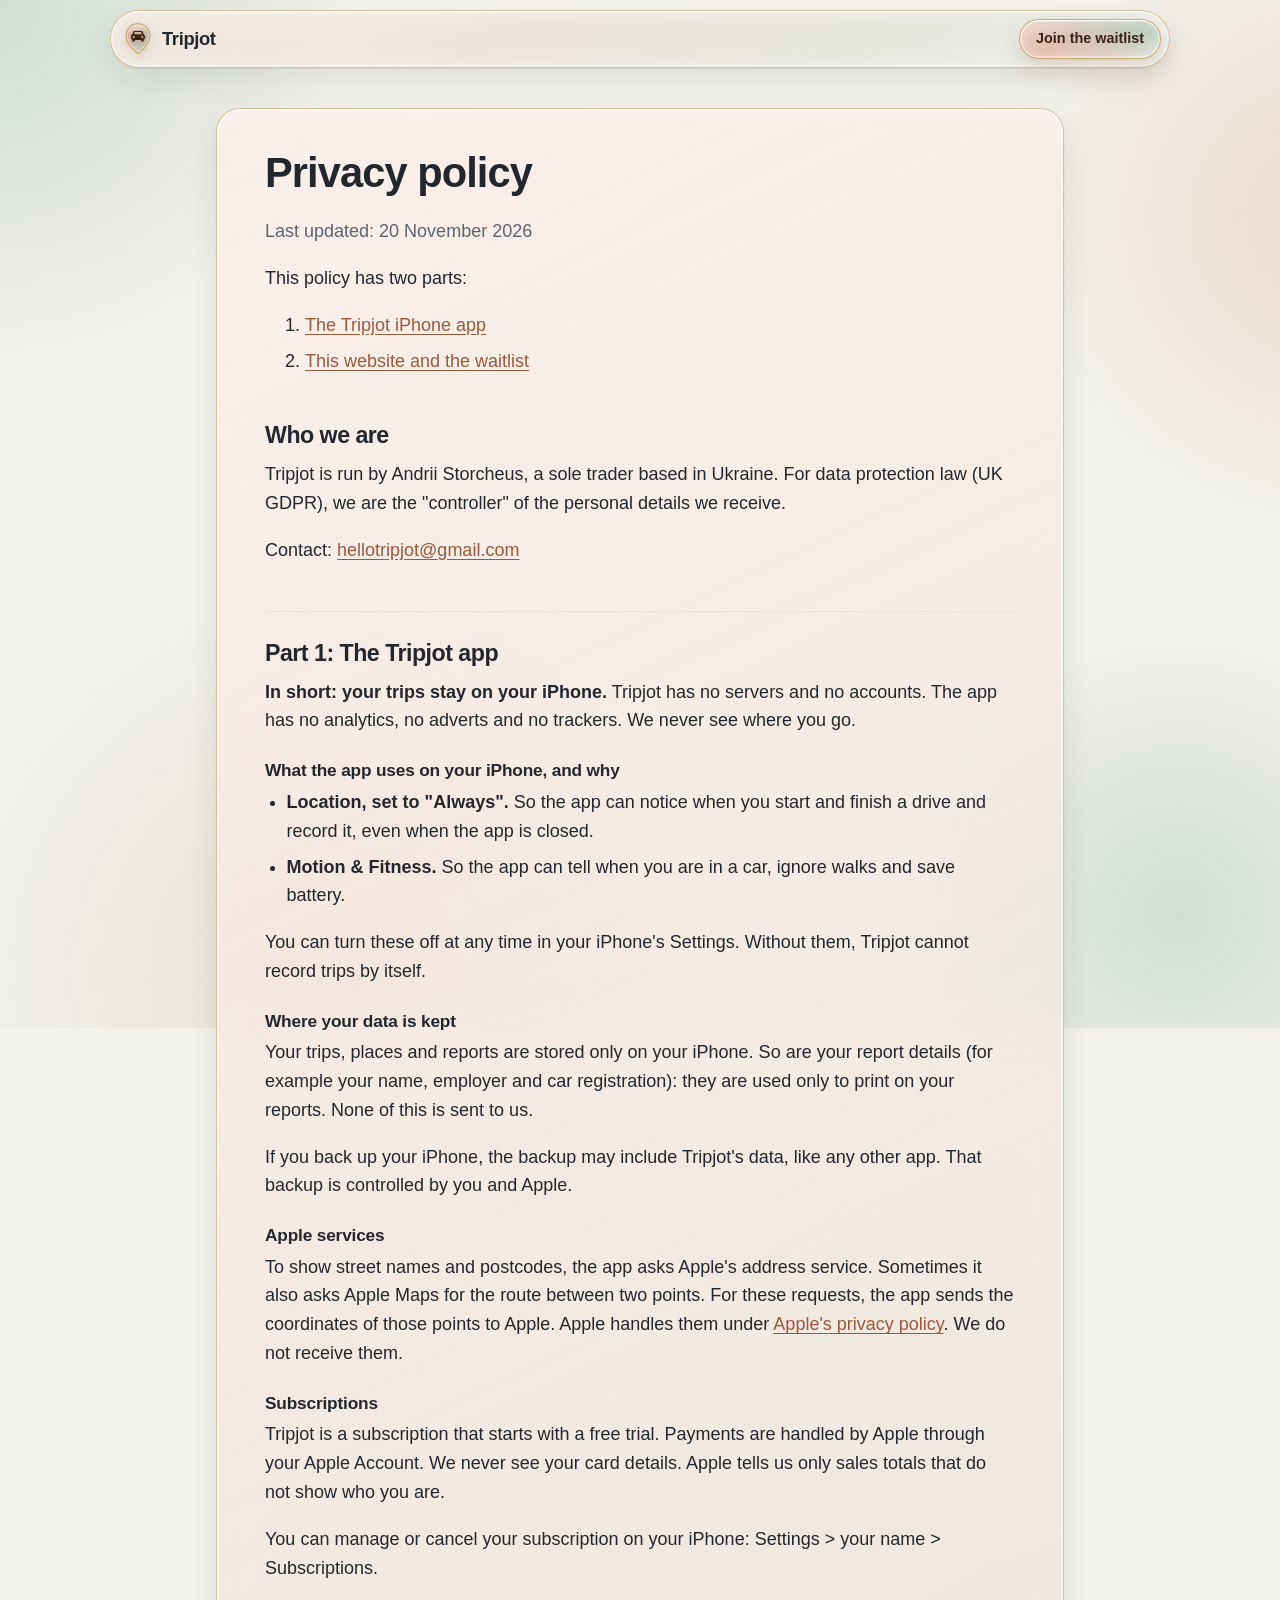
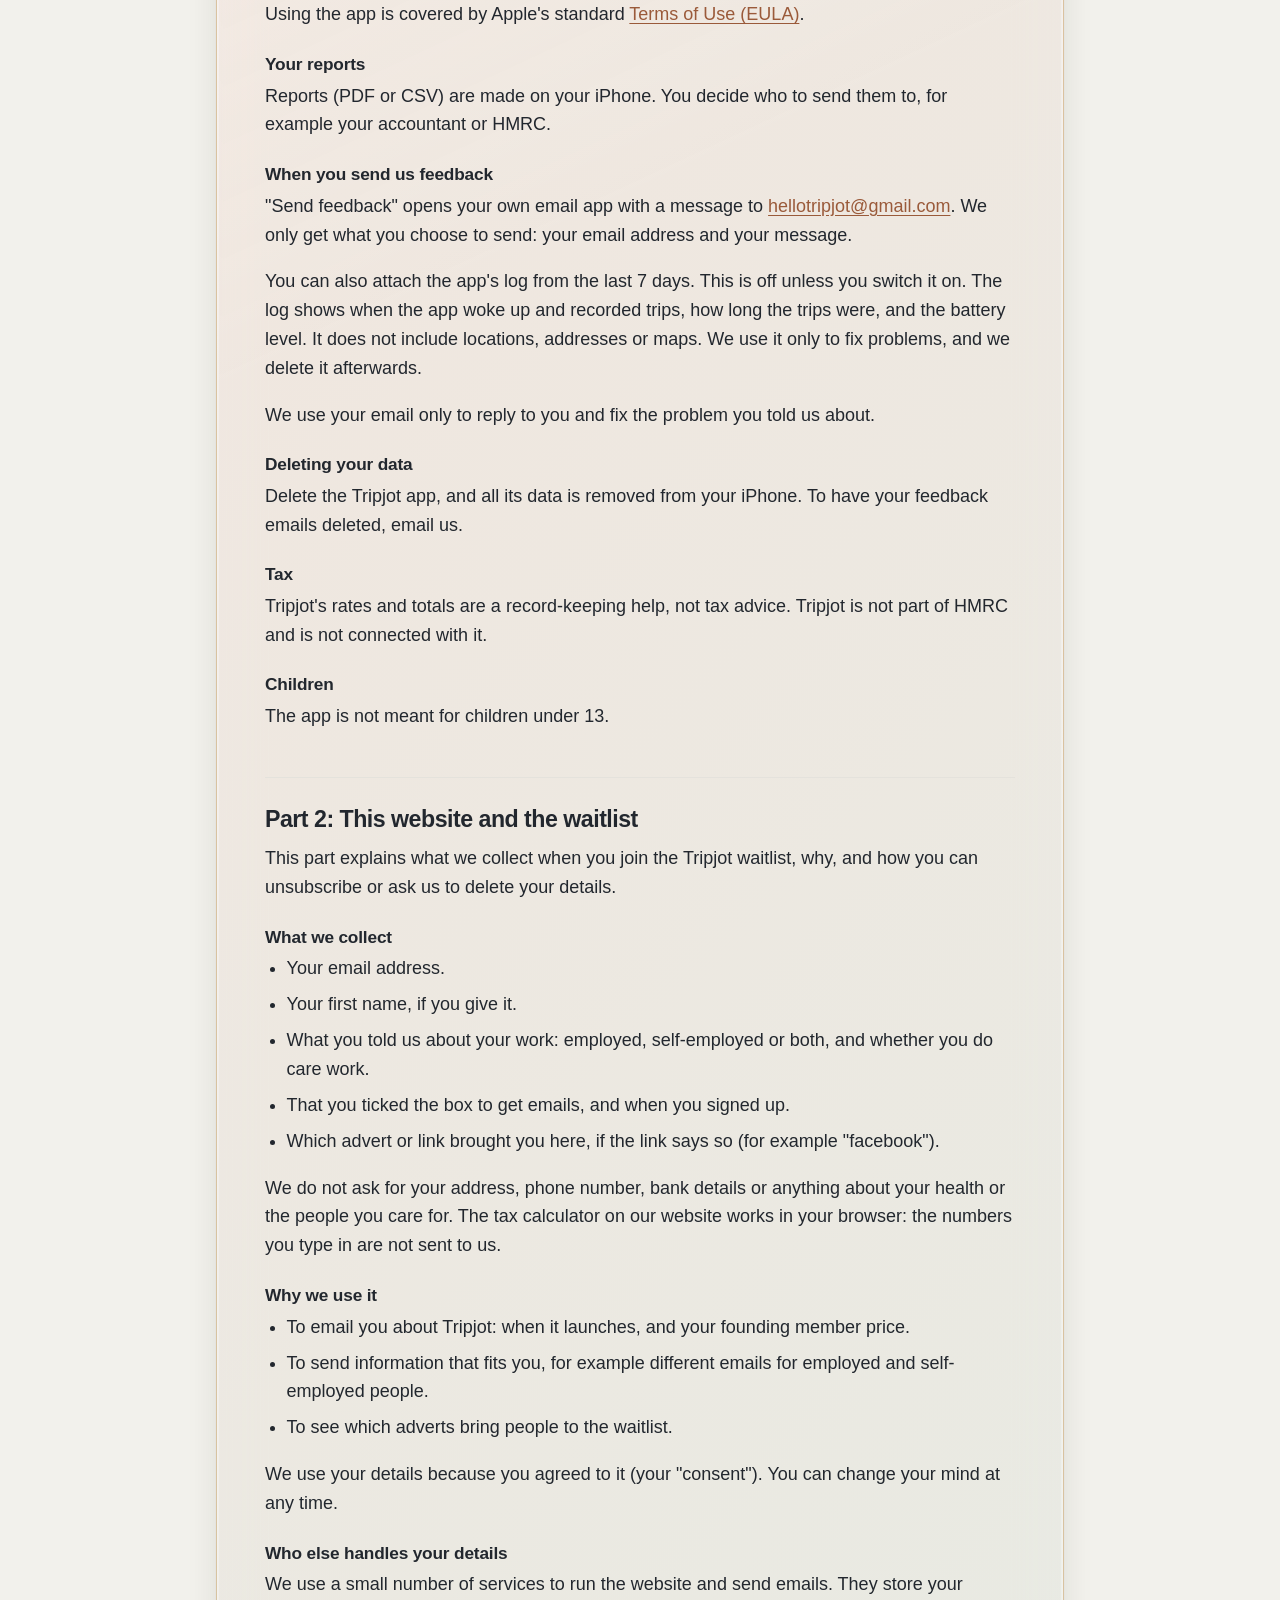
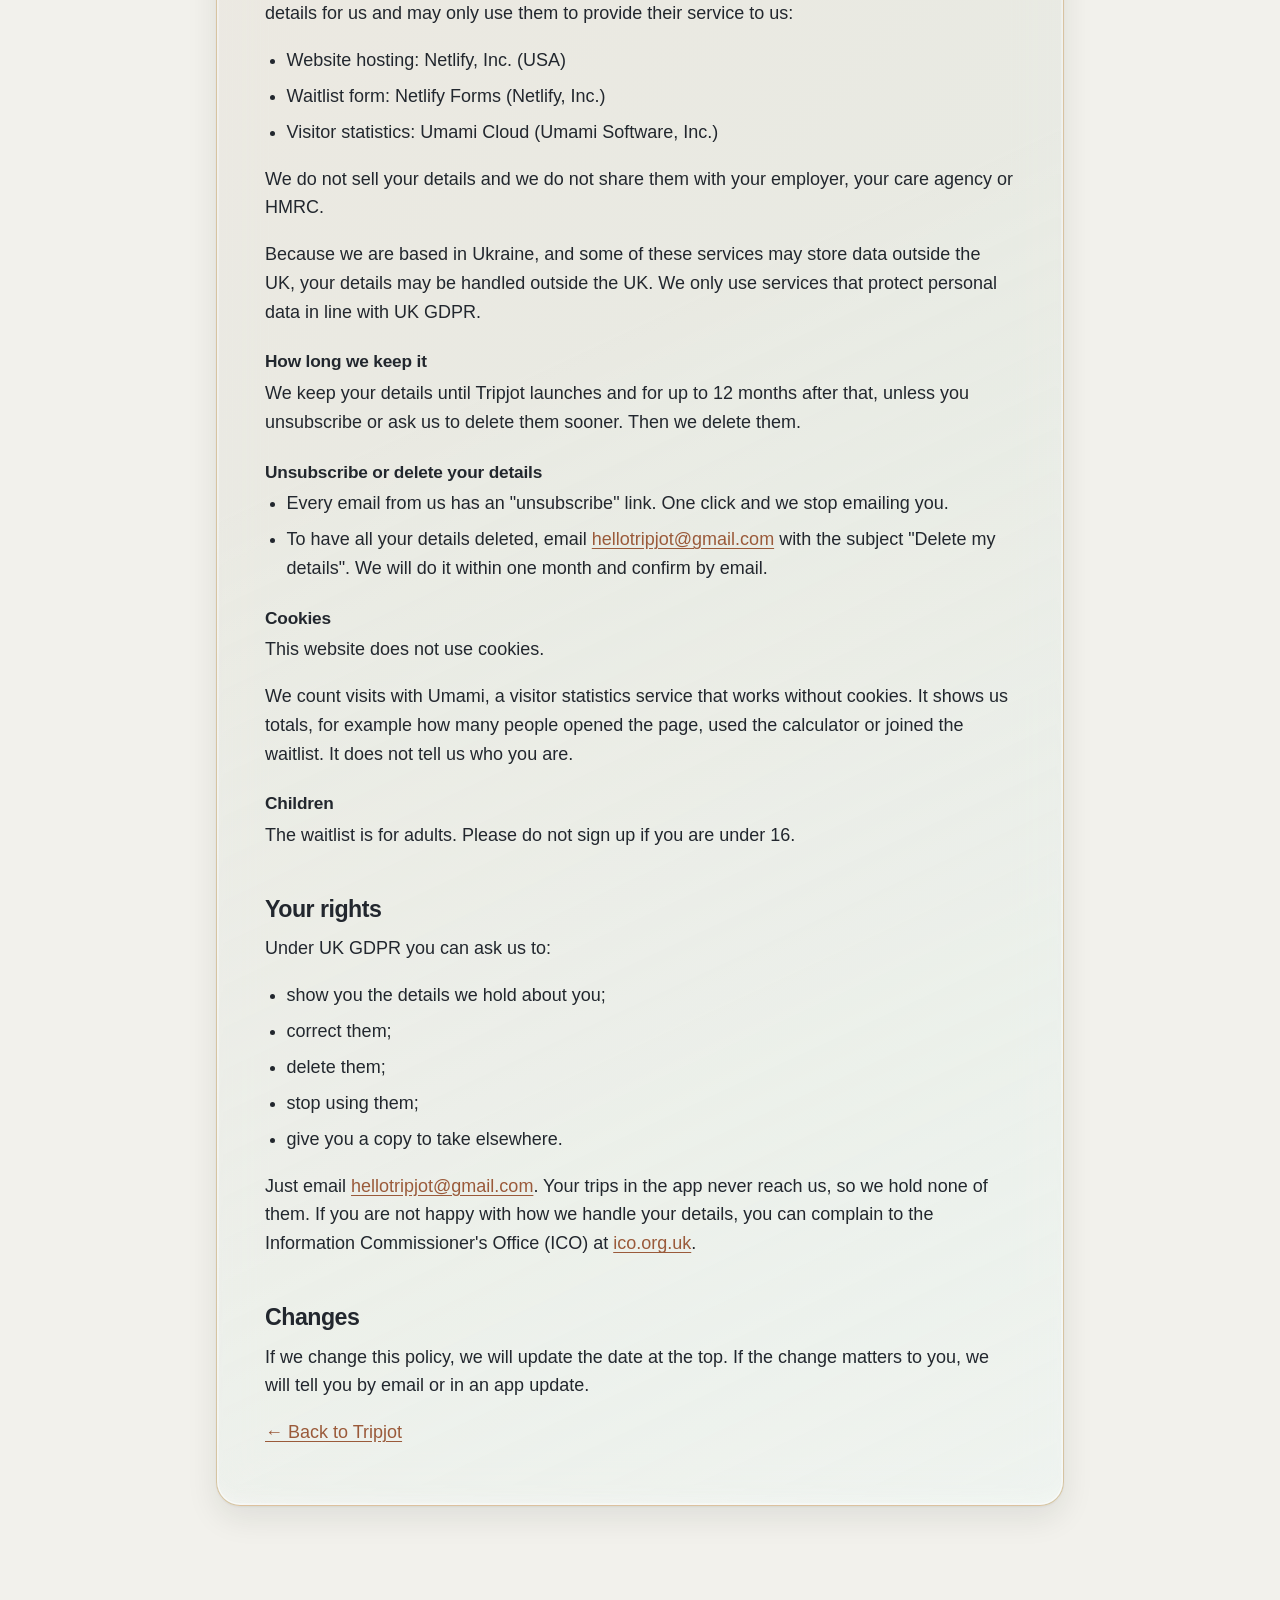
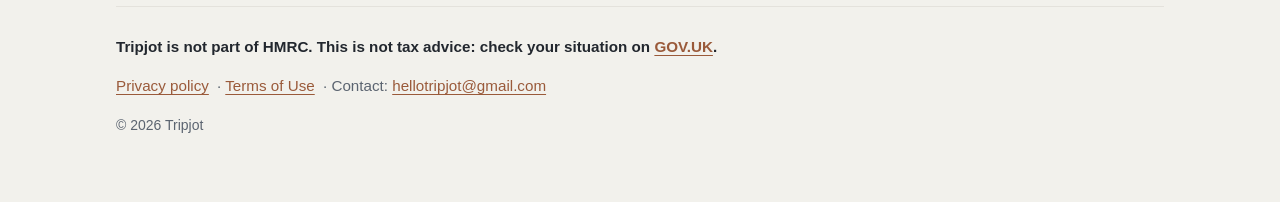
<file: website/public/privacy.html>
<!doctype html>
<html lang="en-GB">
<head>
  <meta charset="utf-8">
  <meta name="viewport" content="width=device-width, initial-scale=1">
  <title>Privacy policy – Tripjot</title>
  <meta name="description" content="Tripjot privacy policy: the iPhone app keeps your trips on your phone, and how we handle waitlist details.">
  <meta name="color-scheme" content="light dark">
  <meta name="theme-color" content="#f2f1ec">
  <link rel="canonical" href="https://tripjot.app/privacy">
  <link rel="icon" href="favicon-copper.svg" type="image/svg+xml">
  <link rel="icon" href="favicon.ico" sizes="16x16 32x32 48x48">
  <link rel="icon" href="icon-192.png" type="image/png" sizes="192x192">
  <link rel="apple-touch-icon" href="apple-touch-icon.png">
  <link rel="stylesheet" href="styles.css">
  <script src="theme.js"></script>
  <script defer src="https://cloud.umami.is/script.js" data-website-id="fa9ec1e7-fa1b-4f65-b06d-aec7f8051160" data-domains="tripjot.app"></script>
  <style>
    .policy { padding: 40px 0 64px; }
    .policy .narrow { max-width: 880px; }
    @media (min-width: 720px) { .policy .card { padding: 40px 48px; } }
    .policy h1 { font-size: clamp(1.8rem, 6vw, 2.6rem); }
    .policy h2 { font-size: 1.45rem; margin: 2em 0 .5em; }
    .policy h2[id] { padding-top: 1.2em; border-top: 1px solid var(--line); }
    .policy h3 { font-size: 1.08rem; margin: 1.5em 0 .4em; }
    .policy ul { padding-left: 1.2em; margin: 0 0 1em; }
    .policy li { margin-bottom: .4em; }
    .ph { background: var(--warn-bg); color: var(--warn); padding: 0 4px; border-radius: 4px; }
  </style>
</head>
<body>
  <header class="topbar">
    <div class="wrap topbar-inner">
      <a class="logo" href="index.html" aria-label="Tripjot home">
        <svg class="logo-mark" viewBox="0 0 64 64" aria-hidden="true"><defs><clipPath id="lgClip"><path d="M32 5C20.4 5 11 14.2 11 25.6c0 14.6 16.4 28.4 19.4 30.8a2.5 2.5 0 0 0 3.2 0C36.6 54 53 40.2 53 25.6 53 14.2 43.6 5 32 5z"/></clipPath><mask id="lgCar" maskUnits="userSpaceOnUse" x="0" y="0" width="64" height="64"><path fill="#fff" d="M25.6 17.6h12.8a2.2 2.2 0 0 1 2 1.4l2.2 5.8H21.4l2.2-5.8a2.2 2.2 0 0 1 2-1.4z"/><rect fill="#fff" x="19.6" y="24" width="24.8" height="9.6" rx="3.2"/><rect fill="#fff" x="21.8" y="32" width="4.8" height="4.4" rx="1.5"/><rect fill="#fff" x="37.4" y="32" width="4.8" height="4.4" rx="1.5"/><path fill="#000" d="M26.4 19.6h11.2l1.5 3.8H24.9z"/><circle fill="#000" cx="24.4" cy="28.6" r="1.9"/><circle fill="#000" cx="39.6" cy="28.6" r="1.9"/></mask><linearGradient id="lgTint" x1="0" y1="0" x2="1" y2="1"><stop offset="0" class="lg-a"/><stop offset="1" class="lg-b"/></linearGradient><linearGradient id="lgSheen" x1="0" y1="0" x2="1" y2="1"><stop offset="0" class="lg-s"/><stop offset=".38" class="lg-0"/><stop offset=".72" class="lg-0"/><stop offset="1" class="lg-s"/></linearGradient><linearGradient id="lgGlowT" x1="0" y1="0" x2="0" y2="1"><stop offset="0" class="lg-g"/><stop offset="1" class="lg-0"/></linearGradient><linearGradient id="lgGlowB" x1="0" y1="1" x2="0" y2="0"><stop offset="0" class="lg-g"/><stop offset="1" class="lg-0"/></linearGradient></defs><path class="lg-base" d="M32 5C20.4 5 11 14.2 11 25.6c0 14.6 16.4 28.4 19.4 30.8a2.5 2.5 0 0 0 3.2 0C36.6 54 53 40.2 53 25.6 53 14.2 43.6 5 32 5z"/><path d="M32 5C20.4 5 11 14.2 11 25.6c0 14.6 16.4 28.4 19.4 30.8a2.5 2.5 0 0 0 3.2 0C36.6 54 53 40.2 53 25.6 53 14.2 43.6 5 32 5z" fill="url(#lgTint)"/><g clip-path="url(#lgClip)"><rect width="64" height="64" fill="url(#lgSheen)" opacity=".7"/><rect y="5" width="64" height="16" fill="url(#lgGlowT)"/><rect y="40" width="64" height="18" fill="url(#lgGlowB)" opacity=".7"/><path class="lg-in" d="M32 5C20.4 5 11 14.2 11 25.6c0 14.6 16.4 28.4 19.4 30.8a2.5 2.5 0 0 0 3.2 0C36.6 54 53 40.2 53 25.6 53 14.2 43.6 5 32 5z" fill="none" stroke-width="3" vector-effect="non-scaling-stroke"/></g><path class="lg-rim" d="M32 5C20.4 5 11 14.2 11 25.6c0 14.6 16.4 28.4 19.4 30.8a2.5 2.5 0 0 0 3.2 0C36.6 54 53 40.2 53 25.6 53 14.2 43.6 5 32 5z" fill="none" stroke-width="1.5" vector-effect="non-scaling-stroke"/><rect class="lg-car" width="64" height="64" mask="url(#lgCar)"/></svg>
        <span>Tripjot</span>
      </a>
      <a class="btn btn-small" href="index.html#waitlist" data-track="cta_click" data-launch-text="Get the app">Join the waitlist</a>
    </div>
  </header>

  <main class="policy">
    <div class="wrap narrow">
      <div class="card">
      <h1>Privacy policy</h1>
      <p class="muted">Last updated: 20 November 2026</p>

      <p>This policy has two parts:</p>
      <ol>
        <li><a href="#app">The Tripjot iPhone app</a></li>
        <li><a href="#website">This website and the waitlist</a></li>
      </ol>

      <h2>Who we are</h2>
      <p>Tripjot is run by <span data-owner>Andrii Storcheus</span>, a sole trader based in Ukraine. For data protection law (UK GDPR), we are the "controller" of the personal details we receive.</p>
      <p>Contact: <a data-contact-text href="mailto:hellotripjot@gmail.com">hellotripjot@gmail.com</a></p>

      <h2 id="app">Part 1: The Tripjot app</h2>
      <p><strong>In short: your trips stay on your iPhone.</strong> Tripjot has no servers and no accounts. The app has no analytics, no adverts and no trackers. We never see where you go.</p>

      <h3>What the app uses on your iPhone, and why</h3>
      <ul>
        <li><strong>Location, set to "Always".</strong> So the app can notice when you start and finish a drive and record it, even when the app is closed.</li>
        <li><strong>Motion &amp; Fitness.</strong> So the app can tell when you are in a car, ignore walks and save battery.</li>
      </ul>
      <p>You can turn these off at any time in your iPhone's Settings. Without them, Tripjot cannot record trips by itself.</p>

      <h3>Where your data is kept</h3>
      <p>Your trips, places and reports are stored only on your iPhone. So are your report details (for example your name, employer and car registration): they are used only to print on your reports. None of this is sent to us.</p>
      <p>If you back up your iPhone, the backup may include Tripjot's data, like any other app. That backup is controlled by you and Apple.</p>

      <h3>Apple services</h3>
      <p>To show street names and postcodes, the app asks Apple's address service. Sometimes it also asks Apple Maps for the route between two points. For these requests, the app sends the coordinates of those points to Apple. Apple handles them under <a href="https://www.apple.com/legal/privacy/" rel="noopener">Apple's privacy policy</a>. We do not receive them.</p>

      <h3>Subscriptions</h3>
      <p>Tripjot is a subscription that starts with a free trial. Payments are handled by Apple through your Apple Account. We never see your card details. Apple tells us only sales totals that do not show who you are.</p>
      <p>You can manage or cancel your subscription on your iPhone: Settings &gt; your name &gt; Subscriptions.</p>
      <p>Using the app is covered by Apple's standard <a href="https://www.apple.com/legal/internet-services/itunes/dev/stdeula/" rel="noopener">Terms of Use (EULA)</a>.</p>

      <h3>Your reports</h3>
      <p>Reports (PDF or CSV) are made on your iPhone. You decide who to send them to, for example your accountant or HMRC.</p>

      <h3>When you send us feedback</h3>
      <p>"Send feedback" opens your own email app with a message to <a data-contact-text href="mailto:hellotripjot@gmail.com">hellotripjot@gmail.com</a>. We only get what you choose to send: your email address and your message.</p>
      <p>You can also attach the app's log from the last 7 days. This is off unless you switch it on. The log shows when the app woke up and recorded trips, how long the trips were, and the battery level. It does not include locations, addresses or maps. We use it only to fix problems, and we delete it afterwards.</p>
      <p>We use your email only to reply to you and fix the problem you told us about.</p>

      <h3>Deleting your data</h3>
      <p>Delete the Tripjot app, and all its data is removed from your iPhone. To have your feedback emails deleted, email us.</p>

      <h3>Tax</h3>
      <p>Tripjot's rates and totals are a record-keeping help, not tax advice. Tripjot is not part of HMRC and is not connected with it.</p>

      <h3>Children</h3>
      <p>The app is not meant for children under 13.</p>

      <h2 id="website">Part 2: This website and the waitlist</h2>
      <p>This part explains what we collect when you join the Tripjot waitlist, why, and how you can unsubscribe or ask us to delete your details.</p>

      <h3>What we collect</h3>
      <ul>
        <li>Your email address.</li>
        <li>Your first name, if you give it.</li>
        <li>What you told us about your work: employed, self-employed or both, and whether you do care work.</li>
        <li>That you ticked the box to get emails, and when you signed up.</li>
        <li>Which advert or link brought you here, if the link says so (for example "facebook").</li>
      </ul>
      <p>We do not ask for your address, phone number, bank details or anything about your health or the people you care for. The tax calculator on our website works in your browser: the numbers you type in are not sent to us.</p>

      <h3>Why we use it</h3>
      <ul>
        <li>To email you about Tripjot: when it launches, and your founding member price.</li>
        <li>To send information that fits you, for example different emails for employed and self-employed people.</li>
        <li>To see which adverts bring people to the waitlist.</li>
      </ul>
      <p>We use your details because you agreed to it (your "consent"). You can change your mind at any time.</p>

      <h3>Who else handles your details</h3>
      <p>We use a small number of services to run the website and send emails. They store your details for us and may only use them to provide their service to us:</p>
      <ul>
        <li>Website hosting: Netlify, Inc. (USA)</li>
        <li>Waitlist form: Netlify Forms (Netlify, Inc.)</li>
        <li>Visitor statistics: Umami Cloud (Umami Software, Inc.)</li>
      </ul>
      <p>We do not sell your details and we do not share them with your employer, your care agency or HMRC.</p>
      <p>Because we are based in Ukraine, and some of these services may store data outside the UK, your details may be handled outside the UK. We only use services that protect personal data in line with UK GDPR.</p>

      <h3>How long we keep it</h3>
      <p>We keep your details until Tripjot launches and for up to 12 months after that, unless you unsubscribe or ask us to delete them sooner. Then we delete them.</p>

      <h3>Unsubscribe or delete your details</h3>
      <ul>
        <li>Every email from us has an "unsubscribe" link. One click and we stop emailing you.</li>
        <li>To have all your details deleted, email <a data-contact-text href="mailto:hellotripjot@gmail.com">hellotripjot@gmail.com</a> with the subject "Delete my details". We will do it within one month and confirm by email.</li>
      </ul>

      <h3>Cookies</h3>
      <p>This website does not use cookies.</p>
      <p>We count visits with Umami, a visitor statistics service that works without cookies. It shows us totals, for example how many people opened the page, used the calculator or joined the waitlist. It does not tell us who you are.</p>

      <h3>Children</h3>
      <p>The waitlist is for adults. Please do not sign up if you are under 16.</p>

      <h2>Your rights</h2>
      <p>Under UK GDPR you can ask us to:</p>
      <ul>
        <li>show you the details we hold about you;</li>
        <li>correct them;</li>
        <li>delete them;</li>
        <li>stop using them;</li>
        <li>give you a copy to take elsewhere.</li>
      </ul>
      <p>Just email <a data-contact-text href="mailto:hellotripjot@gmail.com">hellotripjot@gmail.com</a>. Your trips in the app never reach us, so we hold none of them. If you are not happy with how we handle your details, you can complain to the Information Commissioner's Office (ICO) at <a href="https://ico.org.uk/make-a-complaint/" rel="noopener">ico.org.uk</a>.</p>

      <h2>Changes</h2>
      <p>If we change this policy, we will update the date at the top. If the change matters to you, we will tell you by email or in an app update.</p>

      <p><a href="index.html">← Back to Tripjot</a></p>
      </div>
    </div>
  </main>

  <footer class="footer">
    <div class="wrap">
      <div class="footer-inner">
      <p>Tripjot is not part of HMRC. This is not tax advice: check your situation on <a href="https://www.gov.uk/tax-relief-for-employees/vehicles-you-use-for-work" rel="noopener">GOV.UK</a>.</p>
      <div class="theme-row" hidden>
        <div class="theme-seg" role="group" aria-label="Theme">
          <button type="button" data-theme-set="auto" aria-pressed="true">Auto</button>
          <button type="button" data-theme-set="light" aria-pressed="false">Light</button>
          <button type="button" data-theme-set="dark" aria-pressed="false">Dark</button>
        </div>
      </div>
        <div class="theme-row" hidden>
          <div class="theme-seg" role="group" aria-label="Colour">
            <button type="button" data-accent-set="sage" aria-pressed="false">Sage</button>
            <button type="button" data-accent-set="copper" aria-pressed="true">Copper</button>
          </div>
        </div>
      <p class="footer-links">
          <a href="privacy.html">Privacy policy</a>
          <span aria-hidden="true">·</span>
          <a href="https://www.apple.com/legal/internet-services/itunes/dev/stdeula/" rel="noopener">Terms of Use</a>
          <span aria-hidden="true">·</span>
          Contact: <a data-contact-text href="mailto:hellotripjot@gmail.com">hellotripjot@gmail.com</a>
        </p>
      <p class="muted small">© 2026 Tripjot</p>
      </div>
    </div>
  </footer>

  <script src="config.js"></script>
  <script src="app.js"></script>
</body>
</html>
</file>
<file: website/public/styles.css>
/* Tripjot site — matches the iOS app ("Design D"):
   light and dark both use the brand green (dark uses a brighter mint green for contrast), Liquid Glass surfaces. */

/* ---------- Tokens: light ---------- */
:root {
  --bg: #f2f1ec;
  --card: #ffffff;
  --field: rgba(255, 255, 255, .62);
  --line: #e4e2dc;
  --soft: #eceae4;
  --ink: #22272e;
  --muted: #5b6470;
  --accent: #9dbba3;          /* pastel sage: fills (buttons, chips) */
  --accent-hover: #93b39a;
  --on-accent: #1e3328;       /* deep green ink on the pastel fill */
  --accent-ink: #3d6250;      /* muted sage for text, numbers, links */
  --gloss: .38;
  /* Green glass button (mint -> butter, green rim) */
  --gbtn-fill: linear-gradient(135deg, rgba(158, 224, 190, .92) 0%, rgba(186, 228, 198, .86) 48%, rgba(240, 236, 176, .9) 100%);
  --gbtn-rim: linear-gradient(135deg, #48b983 0%, #8fcf98 45%, #d3d57a 100%);
  --gbtn-edge: rgba(72, 185, 131, .7);
  --gbtn-text: #17301f;
  --gbtn-glow: rgba(70, 160, 115, .30);
  /* Grey frosted-glass button */
  --sbtn-fill: linear-gradient(135deg, rgba(255, 255, 255, .66) 0%, rgba(232, 235, 240, .48) 55%, rgba(214, 219, 227, .5) 100%);
  --sbtn-rim: linear-gradient(135deg, rgba(255, 255, 255, 1) 0%, rgba(255, 255, 255, .4) 55%, rgba(190, 197, 207, .85) 100%);
  --sbtn-text: #22272e;
  --sbtn-shadow: 0 8px 20px rgba(30, 40, 60, .13), 0 1px 2px rgba(30, 40, 60, .10);
  --sbtn-top: rgba(255, 255, 255, .95);
  --streak: .4;
  /* "green glass": translucent accent with a soft top reflection */
  --accent-glass:
    linear-gradient(180deg, rgba(255, 255, 255, var(--gloss)) 0%, rgba(255, 255, 255, calc(var(--gloss) * .25)) 46%, rgba(255, 255, 255, 0) 54%, rgba(0, 0, 0, .05) 100%),
    color-mix(in srgb, var(--accent) 90%, transparent);
  --chip-bg: rgba(157, 187, 163, .26);
  --chip-fg: #3d6250;
  --warn: #8a4b0b;
  --warn-bg: #fbefd9;
  --error: #b42318;

  /* Liquid Glass */
  --glass: rgba(255, 255, 255, .40);
  --glass-strong: rgba(255, 255, 255, .60);
  --glass-rim: rgba(255, 255, 255, .85);
  --glass-edge: rgba(22, 24, 29, .07);
  --glass-shine: rgba(255, 255, 255, .55);
  --glass-shadow: 0 1px 2px rgba(22, 30, 26, .05), 0 12px 32px rgba(22, 30, 26, .09);
  --blob-a: rgba(76, 122, 114, .38);   /* sage  #4C7A72 */
  --blob-b: rgba(197, 139, 75, .32);   /* copper #C58B4B */
  --blob-c: rgba(46, 74, 92, .24);     /* slate #2E4A5C */
  --glass-glow: rgba(255, 255, 255, .55);
  /* tinted glass: mint top-left fading to soft butter bottom-right, with a sage rim */
  --tint-a: rgba(150, 214, 182, .30);
  --tint-b: rgba(238, 232, 168, .26);
  --rim-tint: rgba(118, 178, 142, .55);
  --rim-inner: rgba(255, 255, 255, .55);

  --num-font: -apple-system, BlinkMacSystemFont, "SF Pro Display", "Segoe UI", Roboto, sans-serif;
  --radius: 24px;
  color-scheme: light;
}

/* ---------- Tokens: dark (system setting, unless the visitor picked Light) ---------- */
@media (prefers-color-scheme: dark) {
  :root:not([data-theme="light"]) {
    --bg: #0f1115; --card: #1a1d24; --field: rgba(10, 12, 16, .45); --line: #2a2e37; --soft: #2a2e37;
    --ink: #f2f3f5; --muted: #a3a9b4;
    --accent: #9cc2a8; --accent-hover: #a9cbb4; --on-accent: #10201a; --accent-ink: #a9cdb5; --gloss: .24; --gbtn-fill: linear-gradient(135deg, rgba(140, 212, 172, .86) 0%, rgba(150, 206, 170, .80) 48%, rgba(206, 206, 142, .80) 100%); --gbtn-rim: linear-gradient(135deg, #6ad49e 0%, #a4d9a6 45%, #d9da8c 100%); --gbtn-edge: rgba(106, 212, 158, .6); --gbtn-text: #0f2018; --gbtn-glow: rgba(110, 200, 150, .22); --sbtn-fill: linear-gradient(135deg, rgba(255, 255, 255, .17) 0%, rgba(255, 255, 255, .07) 55%, rgba(255, 255, 255, .10) 100%); --sbtn-rim: linear-gradient(135deg, rgba(255, 255, 255, .55) 0%, rgba(255, 255, 255, .10) 55%, rgba(255, 255, 255, .28) 100%); --sbtn-text: #f2f3f5; --sbtn-shadow: 0 8px 22px rgba(0, 0, 0, .45), 0 1px 2px rgba(0, 0, 0, .3); --sbtn-top: rgba(255, 255, 255, .28); --streak: .16;
    --chip-bg: rgba(156, 194, 168, .14); --chip-fg: #b9d8c3; --warn: #f7c46c; --warn-bg: #3a2e14; --error: #ff8a7a;
    --glass: rgba(34, 38, 47, .38); --glass-strong: rgba(26, 29, 36, .55);
    --glass-rim: rgba(255, 255, 255, .14); --glass-edge: rgba(0, 0, 0, .35); --glass-shine: rgba(255, 255, 255, .10);
    --glass-shadow: 0 1px 2px rgba(0, 0, 0, .3), 0 14px 40px rgba(0, 0, 0, .45);
    --blob-a: rgba(156, 194, 168, .16); --blob-b: rgba(76, 122, 114, .30); --blob-c: rgba(46, 74, 92, .50); --glass-glow: rgba(255, 255, 255, .10); --tint-a: rgba(140, 200, 165, .13); --tint-b: rgba(214, 206, 140, .07); --rim-tint: rgba(150, 200, 170, .32); --rim-inner: rgba(255, 255, 255, .07);
    --num-font: ui-rounded, "SF Pro Rounded", -apple-system, BlinkMacSystemFont, "Segoe UI", Roboto, sans-serif;
    color-scheme: dark;
  }
}
/* ---------- Tokens: dark (picked by the visitor) ---------- */
:root[data-theme="dark"] {
  --bg: #0f1115; --card: #1a1d24; --field: rgba(10, 12, 16, .45); --line: #2a2e37; --soft: #2a2e37;
  --ink: #f2f3f5; --muted: #a3a9b4;
  --accent: #9cc2a8; --accent-hover: #a9cbb4; --on-accent: #10201a; --accent-ink: #a9cdb5; --gloss: .24; --gbtn-fill: linear-gradient(135deg, rgba(140, 212, 172, .86) 0%, rgba(150, 206, 170, .80) 48%, rgba(206, 206, 142, .80) 100%); --gbtn-rim: linear-gradient(135deg, #6ad49e 0%, #a4d9a6 45%, #d9da8c 100%); --gbtn-edge: rgba(106, 212, 158, .6); --gbtn-text: #0f2018; --gbtn-glow: rgba(110, 200, 150, .22); --sbtn-fill: linear-gradient(135deg, rgba(255, 255, 255, .17) 0%, rgba(255, 255, 255, .07) 55%, rgba(255, 255, 255, .10) 100%); --sbtn-rim: linear-gradient(135deg, rgba(255, 255, 255, .55) 0%, rgba(255, 255, 255, .10) 55%, rgba(255, 255, 255, .28) 100%); --sbtn-text: #f2f3f5; --sbtn-shadow: 0 8px 22px rgba(0, 0, 0, .45), 0 1px 2px rgba(0, 0, 0, .3); --sbtn-top: rgba(255, 255, 255, .28); --streak: .16;
  --chip-bg: rgba(156, 194, 168, .14); --chip-fg: #b9d8c3; --warn: #f7c46c; --warn-bg: #3a2e14; --error: #ff8a7a;
  --glass: rgba(34, 38, 47, .38); --glass-strong: rgba(26, 29, 36, .55);
  --glass-rim: rgba(255, 255, 255, .14); --glass-edge: rgba(0, 0, 0, .35); --glass-shine: rgba(255, 255, 255, .10);
  --glass-shadow: 0 1px 2px rgba(0, 0, 0, .3), 0 14px 40px rgba(0, 0, 0, .45);
  --blob-a: rgba(156, 194, 168, .16); --blob-b: rgba(76, 122, 114, .30); --blob-c: rgba(46, 74, 92, .50); --glass-glow: rgba(255, 255, 255, .10); --tint-a: rgba(140, 200, 165, .13); --tint-b: rgba(214, 206, 140, .07); --rim-tint: rgba(150, 200, 170, .32); --rim-inner: rgba(255, 255, 255, .07);
  --num-font: ui-rounded, "SF Pro Rounded", -apple-system, BlinkMacSystemFont, "Segoe UI", Roboto, sans-serif;
  color-scheme: dark;
}

/* ---------- Base ---------- */
* { box-sizing: border-box; }
html { scroll-behavior: smooth; -webkit-text-size-adjust: 100%; background: var(--bg); }
@media (prefers-reduced-motion: reduce) { html { scroll-behavior: auto; } * { transition: none !important; } }

body {
  margin: 0;
  min-height: 100vh;
  background: transparent;
  color: var(--ink);
  font-family: -apple-system, BlinkMacSystemFont, "SF Pro Text", "Segoe UI", Roboto, "Helvetica Neue", Arial, sans-serif;
  font-size: 17px;
  line-height: 1.6;
  -webkit-font-smoothing: antialiased;
  transition: background-color .3s, color .3s;
}

/* Soft colour fields behind the glass (like the app's notification preview) */
body::before {
  content: "";
  position: fixed; inset: -10vmax; z-index: -1; pointer-events: none;
  background:
    radial-gradient(38vmax 38vmax at 8% 12%, var(--blob-a), transparent 70%),
    radial-gradient(34vmax 34vmax at 95% 30%, var(--blob-b), transparent 70%),
    radial-gradient(42vmax 42vmax at 30% 95%, var(--blob-c), transparent 70%),
    radial-gradient(30vmax 30vmax at 85% 90%, var(--blob-a), transparent 70%);
}

h1, h2, h3 { line-height: 1.14; letter-spacing: -0.022em; margin: 0 0 .5em; text-wrap: balance; }
h1 { font-size: clamp(2.1rem, 7.5vw, 3.4rem); font-weight: 740; }
h2 { font-size: clamp(1.5rem, 4.6vw, 2.1rem); font-weight: 700; }
h3 { font-size: 1.1rem; font-weight: 700; letter-spacing: -0.01em; }
p { margin: 0 0 1em; }
a { color: var(--accent-ink); text-underline-offset: 3px; }
a:hover { color: var(--accent-ink); text-decoration-thickness: 2px; }
:focus-visible { outline: 3px solid var(--accent-ink); outline-offset: 3px; border-radius: 10px; }

.wrap { max-width: 1080px; margin: 0 auto; padding: 0 16px; }
.narrow { max-width: 640px; }
.muted { color: var(--muted); }
.small { font-size: .875rem; }
.num { font-family: var(--num-font); font-variant-numeric: tabular-nums; }
.label { font-size: .8rem; font-weight: 600; letter-spacing: .04em; text-transform: uppercase; color: var(--muted); }

/* ---------- Liquid Glass ---------- */
.glass, .card, .topbar-inner, .steps li, .why li, .faq details, .phone, .icon-btn, .btn-glass, .theme-seg, .tabbar, .dock, .chip-glass {
  position: relative;
  isolation: isolate;
  background: linear-gradient(135deg, var(--tint-a), var(--tint-b)), var(--glass);
  -webkit-backdrop-filter: blur(24px) saturate(180%);
  backdrop-filter: blur(24px) saturate(180%);
  border: 1.5px solid var(--rim-tint);
  box-shadow:
    inset 0 0 0 1.5px var(--rim-inner),
    inset 0 1px 0 var(--glass-rim),
    inset 0 0 0 .5px var(--glass-edge),
    inset 0 -14px 24px -18px var(--glass-glow),
    inset 0 14px 24px -20px var(--glass-glow),
    var(--glass-shadow);
}
/* specular sheen across the top-left edge */
.glass::before, .card::before, .topbar-inner::before, .steps li::before, .why li::before,
.faq details::before, .phone::before, .icon-btn::before, .btn-glass::before, .theme-seg::before, .tabbar::before, .dock::before, .chip-glass::before {
  content: "";
  position: absolute; inset: 0; z-index: -1; pointer-events: none;
  border-radius: inherit;
  background: linear-gradient(155deg, var(--glass-shine) 0%, transparent 38%, transparent 72%, var(--glass-shine) 100%);
  opacity: .7;
}
/* Content cards: a little more solid so text stays easy to read */
.card, .steps li, .why li, .faq details { background: linear-gradient(135deg, var(--tint-a), var(--tint-b)), var(--glass-strong); }

@supports not ((backdrop-filter: blur(1px)) or (-webkit-backdrop-filter: blur(1px))) {
  .glass, .card, .topbar-inner, .steps li, .why li, .faq details, .phone, .icon-btn, .btn-glass, .theme-seg, .tabbar, .dock, .chip-glass { background: var(--card); }
}

/* ---------- Buttons (pills, like the app) ---------- */
.btn {
  position: relative;
  display: inline-flex; align-items: center; justify-content: center; gap: 8px;
  min-height: 52px; padding: 0 26px;
  background: var(--accent);
  background: var(--accent-glass);
  -webkit-backdrop-filter: blur(14px) saturate(170%); backdrop-filter: blur(14px) saturate(170%);
  color: var(--on-accent);
  border: 0; border-radius: 999px;
  font: inherit; font-weight: 700; text-decoration: none; white-space: nowrap;
  cursor: pointer;
  box-shadow:
    inset 0 0 0 1px rgba(255, 255, 255, .22),
    inset 0 1px 0 rgba(255, 255, 255, .55),
    inset 0 -10px 18px -12px rgba(255, 255, 255, .35),
    0 8px 24px color-mix(in srgb, var(--accent) 28%, transparent);
  transition: transform .18s cubic-bezier(.3, .7, .4, 1.4), filter .15s, box-shadow .2s;
}
.btn:hover { color: var(--on-accent); filter: brightness(1.06); }
.btn:active { transform: scale(.96); }
.btn[disabled] { opacity: .6; cursor: wait; }
.btn-small { min-height: 40px; padding: 0 16px; font-size: .9rem; }
.btn-wide { width: 100%; }
.btn-glass { color: var(--ink); background: linear-gradient(135deg, var(--tint-a), var(--tint-b)), var(--glass); box-shadow: inset 0 0 0 1.5px var(--rim-inner), inset 0 1px 0 var(--glass-rim), var(--glass-shadow); }
.btn-glass:hover { color: var(--ink); }

.icon-btn {
  display: inline-grid; place-items: center;
  width: 40px; height: 40px; padding: 0;
  border-radius: 50%;
  color: var(--ink); cursor: pointer;
  transition: transform .18s cubic-bezier(.3, .7, .4, 1.4);
}
.icon-btn:active { transform: scale(.9); }
.icon-btn svg { width: 20px; height: 20px; fill: none; stroke: currentColor; stroke-width: 2; stroke-linecap: round; stroke-linejoin: round; }
.icon-btn .i-auto, .icon-btn .i-sun, .icon-btn .i-moon { display: none; }
[data-theme-pref="auto"] .icon-btn .i-auto,
[data-theme-pref="light"] .icon-btn .i-sun,
[data-theme-pref="dark"] .icon-btn .i-moon { display: block; }
html:not([data-theme-pref]) .icon-btn .i-auto { display: block; }

/* ---------- Top bar: floating glass capsule ---------- */
.topbar { position: sticky; top: 10px; z-index: 20; padding: 0 10px; }
.topbar-inner {
  display: flex; align-items: center; gap: 8px;
  max-width: 1060px; margin: 10px auto 0; height: 58px;
  padding: 0 8px 0 14px; border-radius: 999px;
}
.logo { display: inline-flex; align-items: center; gap: 9px; margin-right: auto; color: var(--ink); font-weight: 800; font-size: 1.15rem; text-decoration: none; letter-spacing: -0.02em; }
.logo:hover { color: var(--ink); }
.logo-mark { width: 30px; height: 30px; }
.logo-mark .b { fill: var(--accent); }
.logo-mark .l { stroke: var(--on-accent); }
.logo-mark .d { fill: var(--on-accent); }

/* ---------- Hero ---------- */
.hero { padding: 36px 0 52px; }
.hero-grid { display: grid; gap: 40px; }
.chip {
  display: inline-block; padding: 4px 12px; border-radius: 999px;
  background: var(--chip-bg); color: var(--chip-fg);
  font-size: .85rem; font-weight: 700;
}
.eyebrow { margin-bottom: 16px; }
.lead { font-size: 1.15rem; color: var(--muted); max-width: 34em; }
.hero-actions { display: flex; flex-wrap: wrap; align-items: center; gap: 12px; margin-top: 26px; }

/* App mock-up (mirrors the app's Trips screen) */
.hero-art { display: flex; justify-content: center; position: relative; }
.phone {
  width: 100%; max-width: 350px;
  border-radius: 40px; padding: 12px;
  background: linear-gradient(135deg, var(--tint-a), var(--tint-b)), var(--glass);
}
.app { background: var(--bg); border-radius: 30px; padding: 22px 12px 12px; position: relative; overflow: hidden; }
.app-title { font-size: 1.9rem; font-weight: 800; letter-spacing: -0.03em; margin-bottom: 8px; }
.app-sub { color: var(--muted); font-size: .88rem; font-weight: 500; }
.app-big { font-family: var(--num-font); font-weight: 800; font-size: 2.6rem; line-height: 1.05; color: var(--accent-ink); letter-spacing: -0.03em; font-variant-numeric: tabular-nums; }
.app-head { margin-bottom: 16px; }
.app-card { background: var(--card); border: 1px solid var(--line); border-radius: 18px; }
.app-review { padding: 12px; margin-bottom: 14px; }
.app-row { display: flex; justify-content: space-between; gap: 10px; }
.app-row b { display: block; font-size: .92rem; font-weight: 600; }
.app-row small { display: block; color: var(--muted); font-size: .78rem; }
.app-row .r { text-align: right; }
.app-row .r b { font-family: var(--num-font); font-variant-numeric: tabular-nums; }
.app-pills { display: grid; grid-template-columns: 1fr 1fr; gap: 8px; margin-top: 10px; }
.app-pill { text-align: center; border-radius: 999px; padding: 8px 0; font-size: .85rem; font-weight: 700; background: var(--soft); color: var(--ink); }
.app-pill.biz { background: var(--accent); background: var(--gbtn-fill); color: var(--gbtn-text); box-shadow: inset 0 0 0 1px var(--gbtn-edge), inset 0 1px 0 rgba(255, 255, 255, .6); }
.app-label { font-size: .7rem; font-weight: 600; letter-spacing: .05em; text-transform: uppercase; color: var(--muted); padding: 0 4px 6px; }
.app-list .app-row { padding: 10px 12px; align-items: center; }
.app-list .app-row + .app-row { border-top: 1px solid var(--line); margin-left: 12px; padding-left: 0; }
.app-chip { flex: 0 0 auto; background: var(--chip-bg); color: var(--chip-fg); border-radius: 999px; padding: 3px 10px; font-size: .75rem; font-weight: 700; }
.tabbar {
  display: flex; justify-content: space-around;
  margin: 14px 18px 0; padding: 8px 6px; border-radius: 999px;
  font-size: .68rem; font-weight: 600; color: var(--muted);
}
.tabbar span { display: grid; justify-items: center; gap: 2px; padding: 2px 10px; border-radius: 999px; }
.tabbar span.on { color: var(--accent-ink); background: var(--soft); }
.tabbar svg { width: 18px; height: 18px; fill: none; stroke: currentColor; stroke-width: 2; stroke-linecap: round; stroke-linejoin: round; }

/* ---------- Sections ---------- */
.section { padding: 48px 0; }
section[id] { scroll-margin-top: 84px; }
.section-head { margin-bottom: 20px; }
.card { border-radius: var(--radius); padding: 22px 18px; }

/* ---------- Forms (shared) ---------- */
.field { margin: 0 0 20px; border: 0; padding: 0; min-width: 0; }
label, legend { display: block; font-weight: 650; margin-bottom: 8px; padding: 0; }
.req, .opt { font-weight: 400; color: var(--muted); }
input[type="number"], input[type="email"], input[type="text"] {
  width: 100%; min-height: 52px; padding: 0 16px;
  font: inherit; font-size: 1.1rem; color: var(--ink);
  background: var(--field); border: 1.5px solid var(--line); border-radius: 14px;
  -webkit-backdrop-filter: blur(12px); backdrop-filter: blur(12px);
  box-shadow: inset 0 1px 2px rgba(0, 0, 0, .06);
  transition: border-color .15s, box-shadow .15s;
}
input:focus { border-color: var(--accent-ink); outline: none; box-shadow: 0 0 0 4px color-mix(in srgb, var(--accent) 20%, transparent); }
input[aria-invalid="true"] { border-color: var(--error); }
.error { color: var(--error); font-size: .92rem; font-weight: 600; margin: 8px 0 0; }

/* ---------- Calculator ---------- */
.input-unit { position: relative; }
.input-unit input { padding-right: 76px; }
.unit { position: absolute; right: 16px; top: 50%; transform: translateY(-50%); color: var(--muted); pointer-events: none; }
.seg { display: grid; grid-template-columns: 1fr 1fr; background: color-mix(in srgb, var(--soft) 70%, transparent); box-shadow: inset 0 1px 3px rgba(0, 0, 0, .08); border-radius: 999px; padding: 4px; }
.seg input { position: absolute; opacity: 0; pointer-events: none; }
.seg label { margin: 0; text-align: center; padding: 11px 8px; border-radius: 999px; cursor: pointer; font-weight: 600; color: var(--muted); transition: background .2s, color .2s; }
.seg input:checked + label { background: var(--card); color: var(--ink); font-weight: 750; box-shadow: 0 1px 3px rgba(0, 0, 0, .12), inset 0 1px 0 var(--glass-rim); }
.seg input:focus-visible + label { outline: 3px solid var(--accent-ink); outline-offset: 1px; }
.result { border-top: 1px solid var(--line); margin-top: 6px; padding-top: 18px; }
.result-main { font-size: 1.05rem; color: var(--muted); }
.result-main strong { display: block; font-family: var(--num-font); font-variant-numeric: tabular-nums; font-size: 3.2rem; line-height: 1.05; color: var(--accent-ink); letter-spacing: -0.03em; margin: 4px 0 6px; }
.result-none { font-weight: 600; }
.fineprint { font-size: .82rem; color: var(--muted); margin: 10px 0 0; }

/* ---------- Steps ---------- */
.steps { list-style: none; margin: 0; padding: 0; display: grid; gap: 14px; }
.steps li { border-radius: var(--radius); padding: 20px; }
.step-num {
  display: inline-grid; place-items: center; width: 38px; height: 38px; border-radius: 50%;
  background: var(--accent); background: var(--gbtn-fill); color: var(--gbtn-text) !important;
  border: 1.5px solid var(--gbtn-edge);
  color: var(--on-accent); font-family: var(--num-font); font-weight: 800; margin-bottom: 12px;
  box-shadow: inset 0 1px 0 rgba(255, 255, 255, .5), inset 0 -2px 4px rgba(0, 0, 0, .12), 0 4px 12px color-mix(in srgb, var(--accent) 35%, transparent);
}
.steps p { margin: 0; color: var(--muted); }

/* ---------- Why ---------- */
.why { list-style: none; margin: 0; padding: 0; display: grid; gap: 12px; }
.why li { display: flex; gap: 14px; align-items: center; border-radius: var(--radius); padding: 16px 18px; }
.why p { margin: 0; font-weight: 600; }
.why-icon { flex: 0 0 42px; height: 42px; border-radius: 50%; background: var(--chip-bg); display: grid; place-items: center; }
.why-icon svg { width: 21px; height: 21px; fill: none; stroke: var(--chip-fg); stroke-width: 2; stroke-linecap: round; stroke-linejoin: round; }

/* ---------- Offer: tinted glass ---------- */
.offer {
  position: relative; isolation: isolate; overflow: hidden;
  border-radius: 28px; padding: 34px 22px; text-align: center;
  color: var(--on-accent);
  background: var(--accent);
  background:
    linear-gradient(170deg, rgba(255, 255, 255, var(--gloss)) 0%, rgba(255, 255, 255, 0) 42%),
    linear-gradient(135deg, color-mix(in srgb, var(--accent) 85%, transparent) 0%, color-mix(in srgb, color-mix(in srgb, var(--accent) 70%, #eee6a4) 80%, transparent) 100%);
  -webkit-backdrop-filter: blur(20px) saturate(160%); backdrop-filter: blur(20px) saturate(160%);
  border: 1.5px solid var(--rim-tint);
  box-shadow: inset 0 0 0 1.5px var(--rim-inner), inset 0 1px 0 rgba(255, 255, 255, .5), inset 0 -18px 30px -22px rgba(255, 255, 255, .5), 0 18px 44px color-mix(in srgb, var(--accent) 30%, transparent);
}
.offer::before {
  content: ""; position: absolute; z-index: -1; width: 70%; aspect-ratio: 1; right: -20%; top: -45%;
  border-radius: 50%; background: radial-gradient(circle, rgba(255, 255, 255, .28), transparent 65%);
}
.offer h2 { color: var(--on-accent); }
.offer-kicker { text-transform: uppercase; letter-spacing: .1em; font-size: .8rem; font-weight: 800; opacity: .92; margin-bottom: 8px; }
.offer-price { font-family: var(--num-font); font-size: 1.4rem; margin-bottom: 22px; }
.offer-price .old { text-decoration: line-through; opacity: .6; margin-right: 6px; }
.offer-price .new { font-weight: 800; font-size: 2.2rem; }
.offer .btn-light {
  background: #1e3328; color: #f2f1ec;
  box-shadow: inset 0 1px 0 rgba(255, 255, 255, .18), 0 6px 18px rgba(30, 51, 40, .25);
}
:root[data-theme="dark"] .offer .btn-light { background: rgba(11, 26, 19, .82); color: #c6eed9; box-shadow: inset 0 1px 0 rgba(255, 255, 255, .12), 0 6px 18px rgba(0, 0, 0, .25); }
@media (prefers-color-scheme: dark) {
  :root:not([data-theme="light"]) .offer .btn-light { background: rgba(11, 26, 19, .82); color: #c6eed9; box-shadow: inset 0 1px 0 rgba(255, 255, 255, .12), 0 6px 18px rgba(0, 0, 0, .25); }
}

/* ---------- FAQ ---------- */
.faq details { border-radius: 18px; margin-bottom: 10px; }
.faq summary { cursor: pointer; padding: 17px 52px 17px 18px; font-weight: 650; list-style: none; position: relative; }
.faq summary::-webkit-details-marker { display: none; }
.faq summary::after {
  content: "+"; position: absolute; right: 14px; top: 50%; transform: translateY(-50%);
  width: 28px; height: 28px; border-radius: 50%; display: grid; place-items: center;
  background: var(--soft); color: var(--accent-ink); font-size: 1.2rem; font-weight: 500;
}
.faq details[open] summary::after { content: "−"; }
.faq details p { padding: 0 18px 18px; margin: 0; color: var(--muted); }

/* ---------- Waitlist form ---------- */
.form-card h2 { margin-bottom: .25em; }
.choices { display: grid; gap: 8px; }
.choice {
  display: flex; align-items: center; gap: 12px; margin: 0; padding: 13px 16px;
  background: var(--field); border: 1.5px solid var(--line); border-radius: 14px;
  font-weight: 600; cursor: pointer; transition: border-color .15s, background .15s;
}
.choice:has(input:checked) { border-color: var(--accent-ink); background: var(--chip-bg); color: var(--chip-fg); }
.choice input, .check input { width: 22px; height: 22px; accent-color: var(--accent-ink); margin: 0; flex: 0 0 auto; }
.check { display: flex; gap: 12px; align-items: flex-start; font-weight: 400; cursor: pointer; }
.check input { margin-top: 2px; }
.hp { position: absolute; left: -9999px; width: 1px; height: 1px; overflow: hidden; }
.thanks { text-align: center; padding: 12px 0; }
.thanks h3 { font-size: 1.5rem; color: var(--accent-ink); }
.thanks:focus { outline: none; }

/* ---------- Footer ---------- */
.footer { padding: 36px 0 52px; font-size: .95rem; color: var(--muted); }
.footer-inner { border-top: 1px solid var(--line); padding-top: 28px; }
.footer p:first-child { color: var(--ink); font-weight: 600; }
.footer-links a { margin-right: 4px; }
.theme-row { display: flex; flex-wrap: wrap; align-items: center; gap: 10px 14px; margin: 22px 0; }
.theme-seg { display: inline-flex; padding: 4px; border-radius: 999px; }
.theme-seg button {
  border: 0; background: transparent; color: var(--muted);
  font: inherit; font-size: .9rem; font-weight: 600;
  padding: 8px 16px; border-radius: 999px; cursor: pointer;
  transition: background .2s, color .2s;
}
.theme-seg button[aria-pressed="true"] { background: var(--card); color: var(--ink); box-shadow: 0 1px 3px rgba(0, 0, 0, .14), inset 0 1px 0 var(--glass-rim); }
.theme-note { font-size: .85rem; margin: 0; }

/* ---------- Small phones: keep the top bar tidy ---------- */
@media (max-width: 359px) {
  .topbar-inner .btn-small { padding: 0 13px; font-size: .85rem; }
  .logo span { display: none; }
}

/* ---------- Wider screens ---------- */
@media (min-width: 720px) {
  body { font-size: 18px; }
  .hero { padding: 72px 0 84px; }
  .hero-grid { grid-template-columns: 1.15fr .85fr; align-items: center; gap: 56px; }
  .section { padding: 72px 0; }
  .card { padding: 32px; }
  .steps { grid-template-columns: repeat(3, 1fr); }
  .why { grid-template-columns: 1fr 1fr; }
  .choices { grid-template-columns: repeat(3, 1fr); }
  .offer { padding: 48px 32px; }
}

/* ---------- Colour orbs that scroll with the page (so the glass visibly bends them) ---------- */
main { overflow-x: clip; }
.hero, .section { position: relative; }
.orb {
  position: absolute; z-index: -1; pointer-events: none;
  width: 300px; aspect-ratio: 1; border-radius: 50%;
}
.orb-a { background: radial-gradient(circle at 40% 40%, var(--blob-a), transparent 68%); }
.orb-b { background: radial-gradient(circle at 40% 40%, var(--blob-b), transparent 68%); }
.orb-c { background: radial-gradient(circle at 40% 40%, var(--blob-c), transparent 68%); }
.orb-solid-a { background: radial-gradient(circle at 40% 40%, color-mix(in srgb, #4c7a72 60%, #fff) 0%, color-mix(in srgb, #4c7a72 70%, transparent) 38%, transparent 70%); opacity: .6; }
.orb-solid-b { background: radial-gradient(circle at 40% 40%, color-mix(in srgb, #c58b4b 60%, #fff) 0%, color-mix(in srgb, #c58b4b 65%, transparent) 38%, transparent 70%); opacity: .5; }
:root[data-theme="dark"] .orb-solid-a, :root[data-theme="dark"] .orb-solid-b { opacity: .35; }

/* Glass chip */
.chip-glass { color: var(--chip-fg); background: color-mix(in srgb, var(--chip-bg) 55%, transparent); }

/* ---------- Floating glass dock (phones) ---------- */
.dock {
  position: fixed; z-index: 30;
  left: 12px; right: 12px; bottom: calc(12px + env(safe-area-inset-bottom, 0px));
  display: flex; align-items: center; justify-content: space-between; gap: 10px;
  padding: 7px 7px 7px 18px; border-radius: 999px;
  transform: translateY(160%); opacity: 0;
  transition: transform .45s cubic-bezier(.3, .8, .3, 1.15), opacity .3s;
}
.dock.show { transform: none; opacity: 1; }
.dock-text { font-size: .9rem; line-height: 1.2; }
.dock-text b { display: block; font-family: var(--num-font); }
.dock-text span { color: var(--muted); font-size: .8rem; }
.dock .btn { min-height: 46px; padding: 0 20px; font-size: .95rem; }
@media (min-width: 720px) { .dock { display: none; } }
@media (max-width: 719px) { .footer { padding-bottom: 110px; } }

/* ---------- Gentle touches ---------- */
.lead { line-height: 1.6; }
.btn { transition: transform .25s cubic-bezier(.3, .7, .4, 1.3), filter .2s, box-shadow .25s; }
@media (hover: hover) and (pointer: fine) {
  .btn:hover { transform: translateY(-1px); box-shadow: inset 0 0 0 1px rgba(255, 255, 255, .25), inset 0 1px 0 rgba(255, 255, 255, .6), inset 0 -10px 18px -12px rgba(255, 255, 255, .4), 0 12px 30px color-mix(in srgb, var(--accent) 34%, transparent); }
  .card, .steps li, .why li, .faq details { transition: transform .35s cubic-bezier(.3, .7, .4, 1), box-shadow .35s; }
  .steps li:hover, .why li:hover { transform: translateY(-2px); }
}
.faq details[open] p { animation: faq-in .35s ease both; }
@keyframes faq-in { from { opacity: 0; transform: translateY(-4px); } to { opacity: 1; transform: none; } }

/* Soft entrance when blocks scroll into view (only when JS is on) */
.js .reveal { opacity: 0; transform: translateY(14px) scale(.985); transition: opacity .7s ease, transform .8s cubic-bezier(.2, .7, .2, 1); }
.js .reveal.in { opacity: 1; transform: none; }

/* Slow drift of the colour orbs and a gentle float of the phone */
@media (prefers-reduced-motion: no-preference) {
  .hero-art .orb, #calculator .orb, #offer .orb { animation: drift 18s ease-in-out infinite alternate; }
  .hero-art .orb + .orb, #calculator .orb + .orb, #offer .orb + .orb { animation-duration: 23s; animation-direction: alternate-reverse; }
  .phone { animation: float 7s ease-in-out infinite; }
}
@keyframes drift { from { transform: translate(0, 0) scale(1); } to { transform: translate(18px, -22px) scale(1.08); } }
@keyframes float { 0%, 100% { transform: translateY(0); } 50% { transform: translateY(-6px); } }
@media (prefers-reduced-motion: reduce) { .js .reveal { opacity: 1; transform: none; } }

/* ---------- Shapes from the reference ---------- */
.steps li { border-radius: var(--radius); text-align: center; }
.steps li .step-num { margin-left: auto; margin-right: auto; }
.why li { border-radius: 30px 12px 30px 12px; }
.offer { border-radius: 56px 18px 56px 18px; }
@media (min-width: 720px) {
  .why li { border-radius: 36px 14px 36px 14px; }
  .offer { border-radius: 80px 22px 80px 22px; }
}

/* ---------- Glass buttons: the same glass as the top bar ----------
   Green glass for the main buttons, grey glass for the others. */
:root {
  --gg-a: rgba(126, 214, 170, .50); --gg-b: rgba(236, 232, 160, .42); --gg-base: rgba(255, 255, 255, .35);
  --gg-rim: rgba(84, 178, 132, .62); --gg-text: #17301f;
  --gg-shadow: 0 1px 2px rgba(22, 30, 26, .06), 0 10px 26px rgba(60, 150, 110, .18);
  --sg-a: rgba(255, 255, 255, .55); --sg-b: rgba(214, 219, 226, .40); --sg-base: rgba(255, 255, 255, .30);
  --sg-rim: rgba(196, 203, 212, .75); --sg-text: #22272e;
  --sg-shadow: 0 1px 2px rgba(22, 30, 26, .05), 0 10px 26px rgba(40, 50, 70, .12);
}
@media (prefers-color-scheme: dark) {
  :root:not([data-theme="light"]) {
    --gg-a: rgba(126, 214, 170, .30); --gg-b: rgba(214, 206, 140, .16); --gg-base: rgba(34, 38, 47, .40);
    --gg-rim: rgba(140, 220, 178, .45); --gg-text: #dff3e8;
    --gg-shadow: 0 1px 2px rgba(0, 0, 0, .3), 0 12px 30px rgba(0, 0, 0, .4);
    --sg-a: rgba(255, 255, 255, .10); --sg-b: rgba(255, 255, 255, .03); --sg-base: rgba(34, 38, 47, .40);
    --sg-rim: rgba(255, 255, 255, .16); --sg-text: #f2f3f5;
    --sg-shadow: 0 1px 2px rgba(0, 0, 0, .3), 0 12px 30px rgba(0, 0, 0, .4);
  }
}
:root[data-theme="dark"] {
  --gg-a: rgba(126, 214, 170, .30); --gg-b: rgba(214, 206, 140, .16); --gg-base: rgba(34, 38, 47, .40);
  --gg-rim: rgba(140, 220, 178, .45); --gg-text: #dff3e8;
  --gg-shadow: 0 1px 2px rgba(0, 0, 0, .3), 0 12px 30px rgba(0, 0, 0, .4);
  --sg-a: rgba(255, 255, 255, .10); --sg-b: rgba(255, 255, 255, .03); --sg-base: rgba(34, 38, 47, .40);
  --sg-rim: rgba(255, 255, 255, .16); --sg-text: #f2f3f5;
  --sg-shadow: 0 1px 2px rgba(0, 0, 0, .3), 0 12px 30px rgba(0, 0, 0, .4);
}

.btn, .btn-glass, .icon-btn {
  position: relative; isolation: isolate; overflow: hidden;
  -webkit-backdrop-filter: blur(24px) saturate(180%);
  backdrop-filter: blur(24px) saturate(180%);
  filter: none;
  transition: transform .2s ease, box-shadow .2s ease;
}
.btn::after, .btn-glass::after, .icon-btn::after { content: none; display: none; }
/* soft sheen, exactly like the top bar */
.btn::before, .btn-glass::before, .icon-btn::before {
  content: ""; display: block;
  position: absolute; inset: 0; z-index: -1; pointer-events: none;
  border-radius: inherit;
  background: linear-gradient(155deg, var(--glass-shine) 0%, transparent 38%, transparent 72%, var(--glass-shine) 100%);
  opacity: .7;
}

.btn {
  color: var(--gg-text);
  background: linear-gradient(135deg, var(--gg-a), var(--gg-b)), var(--gg-base);
  border: 1.5px solid var(--gg-rim);
  box-shadow:
    inset 0 0 0 1.5px var(--rim-inner),
    inset 0 1px 0 var(--glass-rim),
    inset 0 0 0 .5px var(--glass-edge),
    inset 0 -14px 24px -18px var(--glass-glow),
    inset 0 14px 24px -20px var(--glass-glow),
    var(--gg-shadow);
}
.btn:hover { color: var(--gg-text); transform: translateY(-1px); filter: none; }

.btn-glass, .icon-btn {
  color: var(--sg-text);
  background: linear-gradient(135deg, var(--sg-a), var(--sg-b)), var(--sg-base);
  border: 1.5px solid var(--sg-rim);
  box-shadow:
    inset 0 0 0 1.5px var(--rim-inner),
    inset 0 1px 0 var(--glass-rim),
    inset 0 0 0 .5px var(--glass-edge),
    inset 0 -14px 24px -18px var(--glass-glow),
    inset 0 14px 24px -20px var(--glass-glow),
    var(--sg-shadow);
}
.btn-glass:hover { color: var(--sg-text); transform: translateY(-1px); }
.btn:active, .btn-glass:active, .icon-btn:active { transform: scale(.97); }

/* The offer card is pastel in both themes, so its button always uses the light grey glass */
.offer .btn-glass {
  --sg-a: rgba(255, 255, 255, .62); --sg-b: rgba(226, 230, 236, .45); --sg-base: rgba(255, 255, 255, .35);
  --sg-rim: rgba(255, 255, 255, .8); --sg-text: #1e3328;
  --rim-inner: rgba(255, 255, 255, .55); --glass-glow: rgba(255, 255, 255, .55); --glass-shine: rgba(255, 255, 255, .55);
  --sg-shadow: 0 1px 2px rgba(30, 51, 40, .08), 0 10px 24px rgba(30, 51, 40, .16);
}

/* "I am a:" choices — never break a word ("Self-employed"); wrap whole chips instead */
.choices { display: flex; flex-direction: column; gap: 8px; }
.choice { white-space: nowrap; }
@media (min-width: 720px) {
  .choices { flex-direction: row; flex-wrap: wrap; gap: 10px; }
  .choice { flex: 1 1 auto; padding: 13px 18px; }
}

/* Orange (copper) orbs: soft blurred glow, no visible edge */
.orb-solid-b, .orb-b {
  background: radial-gradient(circle at 50% 50%, rgba(197, 139, 75, .55) 0%, rgba(197, 139, 75, .25) 40%, rgba(197, 139, 75, 0) 70%);
  filter: blur(36px);
  opacity: .7;
}
:root[data-theme="dark"] .orb-solid-b, :root[data-theme="dark"] .orb-b { opacity: .45; }

/* ---------- Logo: map pin with a car, made of the same glass as the top bar ---------- */
:root {
  --lg-base: rgba(255, 255, 255, .35);
  --lg-a: rgb(126, 214, 170); --lg-a-o: .55; --lg-b: rgb(236, 232, 160); --lg-b-o: .46;
  --lg-rim: rgba(84, 178, 132, .62); --lg-in: rgba(255, 255, 255, .55);
  --lg-shine: .55; --lg-glow: .55; --lg-car: #17301f;
  --lg-shadow: drop-shadow(0 3px 5px rgba(60, 150, 110, .22));
}
@media (prefers-color-scheme: dark) {
  :root:not([data-theme="light"]) {
    --lg-base: rgba(34, 38, 47, .40); --lg-a-o: .34; --lg-b: rgb(214, 206, 140); --lg-b-o: .18;
    --lg-rim: rgba(140, 220, 178, .45); --lg-in: rgba(255, 255, 255, .08);
    --lg-shine: .12; --lg-glow: .12; --lg-car: #dff3e8; --lg-shadow: drop-shadow(0 3px 6px rgba(0, 0, 0, .45));
  }
}
:root[data-theme="dark"] {
  --lg-base: rgba(34, 38, 47, .40); --lg-a-o: .34; --lg-b: rgb(214, 206, 140); --lg-b-o: .18;
  --lg-rim: rgba(140, 220, 178, .45); --lg-in: rgba(255, 255, 255, .08);
  --lg-shine: .12; --lg-glow: .12; --lg-car: #dff3e8; --lg-shadow: drop-shadow(0 3px 6px rgba(0, 0, 0, .45));
}
.logo-mark { width: 36px; height: 36px; margin: -3px -3px -3px -5px; filter: var(--lg-shadow); overflow: visible; }
.logo-mark .lg-a { stop-color: var(--lg-a); stop-opacity: var(--lg-a-o); }
.logo-mark .lg-b { stop-color: var(--lg-b); stop-opacity: var(--lg-b-o); }
.logo-mark .lg-s { stop-color: #fff; stop-opacity: var(--lg-shine); }
.logo-mark .lg-g { stop-color: #fff; stop-opacity: var(--lg-glow); }
.logo-mark .lg-0 { stop-color: #fff; stop-opacity: 0; }
.logo-mark .lg-base { fill: var(--lg-base); }
.logo-mark .lg-in { stroke: var(--lg-in); }
.logo-mark .lg-rim { stroke: var(--lg-rim); }
.logo-mark .lg-car { fill: var(--lg-car); }

/* ======================================================================
   Colour scheme: "copper" glass, after the user's glassmorphism reference:
   terracotta (bottom-left) -> dusty copper -> teal-green (top-right),
   thin gold-copper rim, glossy chocolate-copper spheres behind the glass.
   Set by theme.js as <html data-accent="copper">; works with light / dark.
   ====================================================================== */
:root[data-accent="copper"] {
  --accent: #d4a58a; --accent-hover: #cc9a7e; --on-accent: #3a2414; --accent-ink: #9a5a3a;
  --chip-bg: rgba(212, 165, 138, .26); --chip-fg: #9a5a3a;
  --gbtn-fill: linear-gradient(45deg, rgba(230, 140, 110, .9) 0%, rgba(204, 162, 138, .86) 50%, rgba(146, 192, 168, .88) 100%);
  --gbtn-edge: rgba(201, 164, 106, .8); --gbtn-text: #3a2414;
  --tint-a: rgba(224, 122, 92, .16); --tint-b: rgba(110, 166, 140, .16); --rim-tint: rgba(201, 164, 106, .55);
  --gg-a: rgba(224, 122, 92, .50); --gg-m: rgba(180, 132, 108, .40); --gg-b: rgba(110, 166, 140, .46);
  --gg-rim: rgba(201, 164, 106, .8); --gg-text: #3a2414;
  --gg-shadow: 0 1px 2px rgba(40, 26, 16, .06), 0 10px 26px rgba(150, 90, 60, .20);
  --lg-a: rgb(224, 122, 92); --lg-a-o: .55; --lg-b: rgb(110, 166, 140); --lg-b-o: .50;
  --lg-rim: rgba(201, 164, 106, .85); --lg-car: #3a2414; --lg-shadow: drop-shadow(0 3px 5px rgba(150, 90, 60, .25));
  --blob-a: rgba(110, 166, 140, .26); --blob-b: rgba(224, 160, 120, .26); --blob-c: rgba(200, 170, 150, .22);
  --sphere-o: .95;
}
:root[data-accent="copper"][data-theme="dark"] {
  --accent: #cf9f84; --accent-hover: #d8ad94; --on-accent: #24160c; --accent-ink: #e8b896;
  --chip-bg: rgba(207, 159, 132, .15); --chip-fg: #ecc5a8;
  --gbtn-fill: linear-gradient(45deg, rgba(226, 136, 106, .86) 0%, rgba(206, 164, 140, .82) 50%, rgba(140, 186, 162, .84) 100%);
  --gbtn-edge: rgba(214, 176, 118, .7); --gbtn-text: #24160c;
  --tint-a: rgba(224, 122, 92, .10); --tint-b: rgba(110, 166, 140, .09); --rim-tint: rgba(214, 176, 118, .32);
  --gg-a: rgba(224, 122, 92, .32); --gg-m: rgba(180, 132, 108, .22); --gg-b: rgba(110, 166, 140, .28);
  --gg-rim: rgba(214, 176, 118, .55); --gg-text: #f6e6d6;
  --gg-shadow: 0 1px 2px rgba(0, 0, 0, .3), 0 12px 30px rgba(0, 0, 0, .4);
  --lg-a: rgb(224, 122, 92); --lg-a-o: .36; --lg-b: rgb(110, 166, 140); --lg-b-o: .30;
  --lg-rim: rgba(214, 176, 118, .6); --lg-car: #f6e6d6; --lg-shadow: drop-shadow(0 3px 6px rgba(0, 0, 0, .45));
  --blob-a: rgba(110, 166, 140, .16); --blob-b: rgba(224, 140, 100, .14); --blob-c: rgba(46, 74, 92, .45);
  --sphere-o: .75;
}

/* glass buttons: terracotta -> copper -> teal, gold rim */
:root[data-accent="copper"] .btn:not(.btn-glass) { background: linear-gradient(45deg, var(--gg-a), var(--gg-m) 50%, var(--gg-b)), var(--gg-base); }
/* offer card: the same copper glass */
:root[data-accent="copper"] .offer {
  background:
    linear-gradient(170deg, rgba(255, 255, 255, var(--gloss)) 0%, rgba(255, 255, 255, 0) 42%),
    linear-gradient(45deg, rgba(224, 122, 92, .82) 0%, rgba(190, 142, 116, .78) 50%, rgba(120, 172, 146, .80) 100%);
  border-color: rgba(201, 164, 106, .8);
}
/* glossy chocolate-copper spheres instead of soft orbs */
:root[data-accent="copper"] .orb-solid-a, :root[data-accent="copper"] .orb-solid-b,
:root[data-accent="copper"] .orb-a, :root[data-accent="copper"] .orb-b {
  background: radial-gradient(circle at 34% 30%, #c98a62 0%, #94532f 28%, #6a3420 55%, #4a2414 72%, rgba(74, 36, 20, 0) 74%);
  filter: none; opacity: var(--sphere-o);
}
:root[data-accent="copper"] .orb-a, :root[data-accent="copper"] .orb-b { filter: blur(10px); opacity: calc(var(--sphere-o) * .7); }
:root[data-accent="copper"] .orb-solid-a + .orb-solid-b, :root[data-accent="copper"] .orb-solid-b + .orb-solid-a { filter: blur(3px); }

/* Colour switch in the header: a small two-colour dot */
.swatch-dot {
  width: 18px; height: 18px; border-radius: 50%;
  background: linear-gradient(135deg, #9dbba3 0 50%, #d7866a 50% 100%);
  box-shadow: 0 0 0 2px var(--accent-ink), inset 0 1px 1px rgba(255, 255, 255, .5);
}
.theme-row + .theme-row { margin-top: -10px; }

/* ======================================================================
   Background shapes behind the glass: soft winding routes that fade out
   at both ends, plus a few heavily blurred car silhouettes. Low-key.
   ====================================================================== */
:root {
  --road-a: #9dbba3; --road-b: #e5dfa6; --road-dash: rgba(255, 255, 255, .75); --road-o: .5;
  --road-1: url("data:image/svg+xml;utf8,%3Csvg xmlns='http://www.w3.org/2000/svg' viewBox='0 0 200 200'%3E%3Cpath d='M-10 150C50 150 60 62 110 62S170 122 210 40' fill='none' stroke='black' stroke-width='22' stroke-linecap='round'/%3E%3C/svg%3E"); --road-2: url("data:image/svg+xml;utf8,%3Csvg xmlns='http://www.w3.org/2000/svg' viewBox='0 0 200 200'%3E%3Cpath d='M30 -10C30 60 130 56 128 108S60 176 116 210' fill='none' stroke='black' stroke-width='22' stroke-linecap='round'/%3E%3C/svg%3E"); --road-3: url("data:image/svg+xml;utf8,%3Csvg xmlns='http://www.w3.org/2000/svg' viewBox='0 0 200 200'%3E%3Cpath d='M-10 64C60 40 92 142 150 122S196 62 210 72' fill='none' stroke='black' stroke-width='22' stroke-linecap='round'/%3E%3C/svg%3E"); --road-4: url("data:image/svg+xml;utf8,%3Csvg xmlns='http://www.w3.org/2000/svg' viewBox='0 0 200 200'%3E%3Cpath d='M210 160C150 170 140 92 96 96S30 30 -10 46' fill='none' stroke='black' stroke-width='22' stroke-linecap='round'/%3E%3C/svg%3E");
  --dash-1: url("data:image/svg+xml;utf8,%3Csvg xmlns='http://www.w3.org/2000/svg' viewBox='0 0 200 200'%3E%3Cpath d='M-10 150C50 150 60 62 110 62S170 122 210 40' fill='none' stroke='black' stroke-width='2.6' stroke-linecap='round' stroke-dasharray='9 11'/%3E%3C/svg%3E"); --dash-2: url("data:image/svg+xml;utf8,%3Csvg xmlns='http://www.w3.org/2000/svg' viewBox='0 0 200 200'%3E%3Cpath d='M30 -10C30 60 130 56 128 108S60 176 116 210' fill='none' stroke='black' stroke-width='2.6' stroke-linecap='round' stroke-dasharray='9 11'/%3E%3C/svg%3E"); --dash-3: url("data:image/svg+xml;utf8,%3Csvg xmlns='http://www.w3.org/2000/svg' viewBox='0 0 200 200'%3E%3Cpath d='M-10 64C60 40 92 142 150 122S196 62 210 72' fill='none' stroke='black' stroke-width='2.6' stroke-linecap='round' stroke-dasharray='9 11'/%3E%3C/svg%3E"); --dash-4: url("data:image/svg+xml;utf8,%3Csvg xmlns='http://www.w3.org/2000/svg' viewBox='0 0 200 200'%3E%3Cpath d='M210 160C150 170 140 92 96 96S30 30 -10 46' fill='none' stroke='black' stroke-width='2.6' stroke-linecap='round' stroke-dasharray='9 11'/%3E%3C/svg%3E");
  --car-shape: url("data:image/svg+xml;utf8,%3Csvg xmlns='http://www.w3.org/2000/svg' viewBox='0 0 64 64'%3E%3Cpath d='M5.5 40.5C5.5 36.8 7.6 34.6 11.4 33.8L19.6 32.2C23.4 26.4 28 22.4 34.2 21.6C40.8 20.8 46.6 22 50.6 25.2C53 27.1 54.8 29.6 56 32.2C59 33 60.5 35 60.5 38V40.5C60.5 42.3 59.2 43.5 57.4 43.5H52.2A7 7 0 0 0 38.2 43.5H25.8A7 7 0 0 0 11.8 43.5H8.4C6.8 43.5 5.5 42.2 5.5 40.5Z'/%3E%3Ccircle cx='18.8' cy='43.8' r='5.6'/%3E%3Ccircle cx='45.2' cy='43.8' r='5.6'/%3E%3C/svg%3E");
}
:root { --fade: radial-gradient(closest-side, #000 38%, rgba(0, 0, 0, .55) 62%, transparent 100%); }
:root[data-accent="copper"] { --road-a: #e07a5c; --road-b: #6ea68c; }
:root[data-theme="dark"] { --road-dash: rgba(255, 255, 255, .35); --road-o: .32; }

/* routes */
:root[data-accent] .orb {
  border-radius: 0; min-width: 260px;
  background: linear-gradient(135deg, var(--road-a), var(--road-b));
  -webkit-mask: var(--road-1) center / contain no-repeat, var(--fade) center / 100% 100% no-repeat;
  -webkit-mask-composite: source-in;
  mask: var(--road-1) center / contain no-repeat, var(--fade) center / 100% 100% no-repeat;
  mask-composite: intersect;
  filter: blur(2.6px); opacity: var(--road-o);
}
:root[data-accent] .orb::after {
  content: ""; position: absolute; inset: 0; background: var(--road-dash);
  -webkit-mask: var(--dash-1) center / contain no-repeat, var(--fade) center / 100% 100% no-repeat;
  -webkit-mask-composite: source-in;
  mask: var(--dash-1) center / contain no-repeat, var(--fade) center / 100% 100% no-repeat;
  mask-composite: intersect;
}
:root[data-accent] .orb-a { -webkit-mask-image: var(--road-3), var(--fade); mask-image: var(--road-3), var(--fade); }
:root[data-accent] .orb-a::after { -webkit-mask-image: var(--dash-3), var(--fade); mask-image: var(--dash-3), var(--fade); }
:root[data-accent] .orb-b { -webkit-mask-image: var(--road-4), var(--fade); mask-image: var(--road-4), var(--fade); }
:root[data-accent] .orb-b::after { -webkit-mask-image: var(--dash-4), var(--fade); mask-image: var(--dash-4), var(--fade); }

/* blurred cars */
:root[data-accent] .orb-solid-b {
  min-width: 200px;
  -webkit-mask: var(--car-shape) center / contain no-repeat; mask: var(--car-shape) center / contain no-repeat;
  -webkit-mask-composite: source-over; mask-composite: add;
  filter: blur(6px); opacity: calc(var(--road-o) * .9);
}
:root[data-accent] .orb-solid-b::after { content: none; }

/* Theme and colour switches are hidden for now (the site uses Auto theme + Copper) */
.theme-row[hidden] { display: none !important; }

/* ---------- Broader copy (18.11.2026): two paths, calculator tabs, privacy card ---------- */
.sr-only { position: absolute; width: 1px; height: 1px; padding: 0; margin: -1px; overflow: hidden; clip: rect(0 0 0 0); white-space: nowrap; border: 0; }
.paths { display: grid; gap: 14px; }
@media (min-width: 720px) { .paths { grid-template-columns: 1fr 1fr; } }
.path { display: flex; flex-direction: column; gap: 8px; padding: 22px 22px 20px; }
.path h3 { margin: 0; font-size: 1.15rem; }
.path p { margin: 0; color: var(--muted); }
.path-link { margin-top: auto; padding-top: 6px; font-weight: 700; color: var(--accent-ink); text-decoration: none; }
.path-link:hover { text-decoration: underline; }
.seg-mode { margin-bottom: 4px; }
#calc-self .result-main strong { margin-bottom: 4px; }
#self-tax { color: var(--ink); white-space: nowrap; }
.result-note { margin: 10px 0 0; font-size: .95rem; color: var(--muted); }
.section-tight { padding: 20px 0; }
.private { display: flex; gap: 16px; align-items: flex-start; padding: 22px 22px; }
.private h2 { font-size: 1.25rem; margin: 2px 0 6px; }
.private p { margin: 0; color: var(--muted); }

/* Release-day switch (see config.js appStoreUrl): hidden blocks stay hidden */
[data-prelaunch][hidden], [data-launch][hidden] { display: none !important; }
</file>
